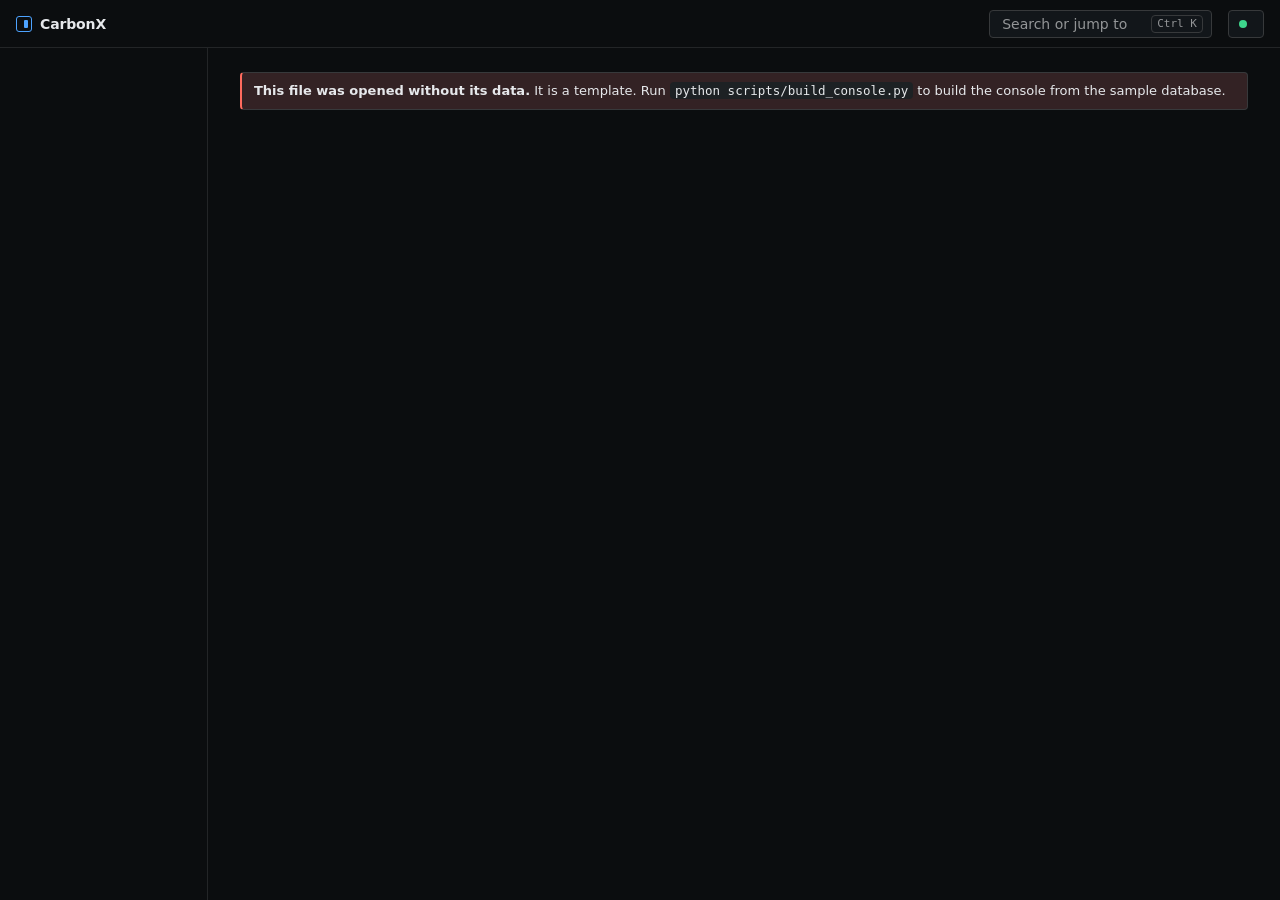
<file: frontend/console.template.html>
<!doctype html>
<html lang="en">
<head>
<meta charset="utf-8">
<meta name="viewport" content="width=device-width, initial-scale=1">
<meta name="color-scheme" content="dark">
<title>CarbonX Console</title>
<style>
/* Design tokens. Six hexes; every other tone is a mix of Ink into Canvas or Surface. */
:root {
  color-scheme: dark;
  --canvas: #0B0D0F; --surface: #12161A; --ink: #E6E8EB;
  --accent: #4DA3FF; --ok: #3DD68C; --bad: #FF6B5E;
  --muted: color-mix(in srgb, var(--ink) 62%, var(--canvas));   /* text, 6.1:1 on Surface */
  --faint: color-mix(in srgb, var(--ink) 45%, var(--canvas));   /* hairlines and marks only */
  --rule: color-mix(in srgb, var(--ink) 11%, var(--canvas));
  --rule-2: color-mix(in srgb, var(--ink) 20%, var(--canvas));
  --raise: color-mix(in srgb, var(--ink) 5%, var(--surface));
  --accent-soft: color-mix(in srgb, var(--accent) 13%, var(--surface));
  --ok-soft: color-mix(in srgb, var(--ok) 13%, var(--surface));
  --bad-soft: color-mix(in srgb, var(--bad) 14%, var(--surface));
  --r: 4px; --bar: 48px; --rail: 208px;
  --sans: "Segoe UI Variable Text", "Segoe UI", system-ui, -apple-system, "Helvetica Neue", Arial, sans-serif;
  --mono: "Cascadia Mono", "Cascadia Code", ui-monospace, "SF Mono", Menlo, Consolas, monospace;
}
* { box-sizing: border-box; }
html { scroll-padding-top: 64px; }
body { margin: 0; background: var(--canvas); color: var(--ink); font: 14px/20px var(--sans);
       -webkit-font-smoothing: antialiased; font-variant-numeric: tabular-nums; }
button { font: inherit; color: inherit; }
a { color: var(--accent); text-underline-offset: 3px; }
:focus-visible { outline: 2px solid var(--accent); outline-offset: 2px; border-radius: var(--r); }
::selection { background: color-mix(in srgb, var(--accent) 35%, transparent); }
.mono, code, kbd, .n { font-family: var(--mono); font-variant-numeric: tabular-nums; }
code { font-size: 12.5px; background: var(--raise); padding: 1px 5px; border-radius: var(--r); overflow-wrap: anywhere; }
kbd { font-size: 11px; line-height: 16px; border: 1px solid var(--rule-2); border-radius: var(--r); padding: 0 5px; color: var(--muted); }
.muted { color: var(--muted); } .small { font-size: 12px; line-height: 16px; }
.ok { color: var(--ok); } .bad { color: var(--bad); } .acc { color: var(--accent); }
.sr { position: absolute; width: 1px; height: 1px; overflow: hidden; clip: rect(0 0 0 0); white-space: nowrap; }
.skip { position: absolute; left: 8px; top: -48px; background: var(--accent); color: var(--canvas); padding: 8px 12px;
        border-radius: var(--r); z-index: 100; font-weight: 600; }
.skip:focus { top: 8px; }
[hidden] { display: none !important; }

/* Shell */
.bar { position: sticky; top: 0; z-index: 30; height: var(--bar); display: flex; align-items: center; gap: 16px;
       padding: 0 16px; background: var(--canvas); border-bottom: 1px solid var(--rule); }
.brand { display: flex; align-items: center; gap: 8px; font-weight: 600; letter-spacing: -0.01em; color: var(--ink); text-decoration: none; }
.mark { width: 16px; height: 16px; border: 1.5px solid var(--accent); border-radius: 3px; position: relative; }
.mark::after { content: ""; position: absolute; inset: 3px 3px 3px 7px; background: var(--accent); border-radius: 1px; }
.org { color: var(--muted); font-size: 13px; white-space: nowrap; overflow: hidden; text-overflow: ellipsis; min-width: 0; }
.spacer { flex: 1; }
.find { display: flex; align-items: center; gap: 24px; height: 28px; padding: 0 8px 0 12px; background: var(--surface);
        border: 1px solid var(--rule-2); border-radius: var(--r); color: var(--muted); cursor: pointer; min-width: 220px; justify-content: space-between; }
.find:hover { border-color: var(--faint); color: var(--ink); }
.chip { display: inline-flex; align-items: center; gap: 6px; height: 28px; padding: 0 10px; border: 1px solid var(--rule-2);
        border-radius: var(--r); background: var(--surface); cursor: pointer; font-size: 12px; white-space: nowrap; }
.chip:hover { border-color: var(--faint); }
.dot { width: 8px; height: 8px; border-radius: 50%; background: var(--ok); }
.dot.bad { background: var(--bad); }
.shell { display: grid; grid-template-columns: var(--rail) minmax(0, 1fr); min-height: calc(100dvh - var(--bar)); }
.rail { position: sticky; top: var(--bar); align-self: start; height: calc(100dvh - var(--bar)); padding: 12px 8px;
        border-right: 1px solid var(--rule); display: flex; flex-direction: column; gap: 2px; overflow-y: auto; }
.rail a { display: flex; align-items: center; justify-content: space-between; height: 32px; padding: 0 8px 0 12px; border-radius: var(--r);
          color: var(--muted); text-decoration: none; transition: background-color .12s, color .12s; }
.rail a:hover { background: var(--raise); color: var(--ink); }
.rail a[aria-current="page"] { background: var(--accent-soft); color: var(--ink); box-shadow: inset 2px 0 0 var(--accent); }
.rail .count { font: 12px var(--mono); color: var(--muted); }
.rail .note { margin-top: auto; padding: 12px; color: var(--muted); font-size: 12px; line-height: 16px; border-top: 1px solid var(--rule); }
main { min-width: 0; padding: 24px 32px 64px; max-width: 1320px; width: 100%; }
main:focus { outline: none; }
.view { animation: rise .18s ease both; }
@keyframes rise { from { opacity: 0; transform: translateY(4px); } }
.head { display: flex; align-items: flex-end; justify-content: space-between; gap: 16px; flex-wrap: wrap; margin-bottom: 16px; }
h1 { margin: 0; font: 600 22px/28px var(--sans); letter-spacing: -0.02em; }
h2 { margin: 0; font: 600 13px/20px var(--sans); }
h3 { margin: 0 0 8px; font: 600 13px/20px var(--sans); }
.lede { color: var(--muted); margin: 4px 0 0; max-width: 72ch; }
.tag { display: inline-flex; align-items: center; height: 20px; padding: 0 6px; border: 1px solid var(--rule-2); border-radius: var(--r);
       font-size: 12px; color: var(--muted); white-space: nowrap; }
.tag.ok { color: var(--ok); border-color: color-mix(in srgb, var(--ok) 40%, var(--canvas)); background: var(--ok-soft); }
.tag.bad { color: var(--bad); border-color: color-mix(in srgb, var(--bad) 40%, var(--canvas)); background: var(--bad-soft); }
.tag.acc { color: var(--accent); border-color: color-mix(in srgb, var(--accent) 40%, var(--canvas)); background: var(--accent-soft); }

/* Panels and tables */
.panel { background: var(--surface); border: 1px solid var(--rule); border-radius: var(--r); box-shadow: inset 0 1px 0 rgb(255 255 255 / .03); min-width: 0; }
.panel > header { display: flex; align-items: center; justify-content: space-between; gap: 12px; min-height: 40px; padding: 8px 16px; border-bottom: 1px solid var(--rule); }
.pad { padding: 16px; }
.grid2 { display: grid; grid-template-columns: repeat(2, minmax(0, 1fr)); gap: 16px; margin-top: 16px; }
.stack > * + * { margin-top: 16px; }
.kpis { display: grid; grid-template-columns: repeat(4, minmax(0, 1fr)); background: var(--surface); border: 1px solid var(--rule);
        border-radius: var(--r); box-shadow: inset 0 1px 0 rgb(255 255 255 / .03); }
.kpi { padding: 16px 20px; min-width: 0; } .kpi + .kpi { border-left: 1px solid var(--rule); }
.kpi .k { color: var(--muted); font-size: 12px; }
.kpi .v { font: 500 30px/40px var(--mono); letter-spacing: -0.03em; margin-top: 2px; white-space: nowrap; }
.kpi .v small { font-size: 15px; color: var(--muted); letter-spacing: 0; }
.kpi .d { font-size: 12px; line-height: 16px; color: var(--muted); margin-top: 2px; }
.scroll { overflow: auto; max-width: 100%; }
table { width: 100%; border-collapse: collapse; }
th { position: sticky; top: 0; z-index: 1; background: var(--surface); text-align: left; font-weight: 500; font-size: 12px; color: var(--muted);
     height: 32px; padding: 0 12px; border-bottom: 1px solid var(--rule-2); white-space: nowrap; }
td { height: 32px; padding: 4px 12px; border-bottom: 1px solid var(--rule); vertical-align: middle; white-space: nowrap; }
td.wrap { white-space: normal; }
tr:last-child td { border-bottom: 0; }
th.n, td.n { text-align: right; }
tbody tr { transition: background-color .1s; }
tbody tr[data-calc], tbody tr[data-open] { cursor: pointer; }
tbody tr:hover { background: var(--raise); }
tbody tr[aria-current="true"] { background: var(--accent-soft); }
tfoot td { border-top: 1px solid var(--rule-2); border-bottom: 0; color: var(--muted); }
.sortbtn { all: unset; cursor: pointer; display: inline-flex; gap: 4px; align-items: center; height: 32px; }
.sortbtn:focus-visible { outline: 2px solid var(--accent); outline-offset: 2px; }
.sortbtn::after { content: ""; border: 3.5px solid transparent; border-top-color: var(--faint); margin-top: 3px; opacity: 0; }
th[aria-sort] .sortbtn::after { opacity: 1; }
th[aria-sort="ascending"] .sortbtn::after { transform: rotate(180deg); margin-top: -3px; }
.rowlink { all: unset; cursor: pointer; font-family: var(--mono); }
.rowlink:hover { color: var(--accent); }
.rowlink:focus-visible { outline: 2px solid var(--accent); outline-offset: 2px; border-radius: var(--r); }
.empty { padding: 32px 16px; text-align: center; color: var(--muted); }
.empty strong { display: block; color: var(--ink); margin-bottom: 4px; }

/* Controls */
.btn { display: inline-flex; align-items: center; justify-content: center; gap: 8px; height: 28px; padding: 0 12px; border-radius: var(--r);
       border: 1px solid var(--rule-2); background: var(--surface); cursor: pointer; white-space: nowrap;
       transition: background-color .12s, border-color .12s, transform .06s; }
.btn:hover { background: var(--raise); border-color: var(--faint); }
.btn:active { transform: translateY(1px); }
.btn.primary { background: var(--accent); color: var(--canvas); border-color: var(--accent); font-weight: 600; }
.btn.primary:hover { background: color-mix(in srgb, var(--accent) 88%, var(--ink)); }
.btn.quiet { border-color: transparent; background: transparent; color: var(--muted); }
.btn.quiet:hover { color: var(--ink); background: var(--raise); }
.btn[disabled] { opacity: .5; cursor: not-allowed; transform: none; }
.seg { display: inline-flex; border: 1px solid var(--rule-2); border-radius: var(--r); overflow: hidden; background: var(--surface); }
.seg button { all: unset; box-sizing: border-box; cursor: pointer; height: 26px; padding: 0 10px; font-size: 13px; color: var(--muted);
              display: inline-flex; align-items: center; white-space: nowrap; }
.seg button + button { border-left: 1px solid var(--rule); }
.seg button:hover { color: var(--ink); background: var(--raise); }
.seg button[aria-pressed="true"], .seg button[aria-checked="true"] { background: var(--accent-soft); color: var(--ink); box-shadow: inset 0 -2px 0 var(--accent); }
.seg button:focus-visible { outline: 2px solid var(--accent); outline-offset: -2px; }
input, select, textarea { font: inherit; color: var(--ink); background: var(--canvas); border: 1px solid var(--rule-2); border-radius: var(--r);
                          height: 28px; padding: 0 8px; min-width: 0; }
textarea { height: auto; padding: 6px 8px; resize: vertical; width: 100%; }
input:hover, select:hover, textarea:hover { border-color: var(--faint); }
input::placeholder, textarea::placeholder { color: var(--muted); }
label { font-size: 12px; color: var(--muted); display: block; margin-bottom: 4px; }
.tools { display: flex; flex-wrap: wrap; gap: 12px; align-items: flex-end; padding: 12px 16px; border-bottom: 1px solid var(--rule); }
.tools .grow { flex: 1; min-width: 160px; }
.field { min-width: 0; }
.field input, .field select { width: 100%; }
input[type=range] { accent-color: var(--accent); height: 20px; padding: 0; border: 0; background: none; }
.row { display: flex; gap: 12px; align-items: center; flex-wrap: wrap; }
.msg { font-size: 13px; margin-top: 8px; }
.notice { border: 1px solid var(--rule-2); border-left: 2px solid var(--accent); background: var(--accent-soft); padding: 8px 12px; border-radius: var(--r); font-size: 13px; }
.notice.warn { border-left-color: var(--bad); background: var(--bad-soft); }
.notice.good { border-left-color: var(--ok); background: var(--ok-soft); }

/* Key-value, hashes */
dl.kv { display: grid; grid-template-columns: 132px minmax(0, 1fr); gap: 6px 12px; margin: 0; font-size: 13px; }
dl.kv dt { color: var(--muted); } dl.kv dd { margin: 0; overflow-wrap: anywhere; min-width: 0; }
.hash { display: flex; align-items: center; gap: 8px; font: 12px/16px var(--mono); overflow-wrap: anywhere; }
.copy { all: unset; cursor: pointer; font-size: 12px; color: var(--muted); padding: 2px 6px; border: 1px solid var(--rule-2); border-radius: var(--r); white-space: nowrap; }
.copy:hover { color: var(--ink); border-color: var(--faint); } .copy:focus-visible { outline: 2px solid var(--accent); outline-offset: 2px; }
pre { margin: 0; padding: 12px; background: var(--canvas); border: 1px solid var(--rule); border-radius: var(--r); overflow: auto; font: 12px/18px var(--mono); }
.diff-a { color: var(--bad); } .diff-b { color: var(--ok); }

/* Drawer */
.drawer { position: fixed; z-index: 40; top: var(--bar); right: 0; bottom: 0; width: min(480px, 100vw); background: var(--surface);
          border-left: 1px solid var(--rule-2); transform: translateX(100%); visibility: hidden;
          transition: transform .18s ease, visibility 0s .18s; display: flex; flex-direction: column; }
.drawer.open { transform: none; visibility: visible; transition: transform .18s ease; box-shadow: -24px 0 48px rgb(0 0 0 / .35); }
.drawer > header { display: flex; align-items: flex-start; justify-content: space-between; gap: 12px; padding: 16px; border-bottom: 1px solid var(--rule); }
.drawer .body { overflow: auto; flex: 1; }
.drawer section { padding: 16px; border-bottom: 1px solid var(--rule); }
.drawer section:last-child { border-bottom: 0; }
.drawer h2 { margin-bottom: 12px; }
.step { position: relative; padding-left: 16px; }
.step::before { content: ""; position: absolute; left: 0; top: 4px; bottom: 4px; width: 2px; background: var(--rule-2); border-radius: 1px; }
.step.now::before { background: var(--accent); }

/* Dialogs */
dialog { color: var(--ink); background: var(--surface); border: 1px solid var(--rule-2); border-radius: var(--r); padding: 0; width: min(520px, calc(100vw - 32px)); }
dialog::backdrop { background: rgb(5 6 8 / .65); }
dialog .dhead { padding: 16px 16px 0; } dialog .dbody { padding: 12px 16px 16px; } dialog .dfoot { display: flex; justify-content: flex-end; gap: 8px; padding: 12px 16px; border-top: 1px solid var(--rule); }
#palette { width: min(560px, calc(100vw - 32px)); margin-top: 14vh; }
#palette input { width: 100%; height: 44px; border: 0; border-bottom: 1px solid var(--rule); border-radius: 0; padding: 0 16px; font-size: 15px; background: transparent; }
#palette input:focus-visible { outline: none; }
#palette ul { list-style: none; margin: 0; padding: 4px; max-height: 320px; overflow: auto; }
#palette li { display: flex; justify-content: space-between; gap: 12px; align-items: center; height: 32px; padding: 0 12px; border-radius: var(--r); cursor: pointer; }
#palette li[aria-selected="true"] { background: var(--accent-soft); box-shadow: inset 2px 0 0 var(--accent); }
#palette .none { padding: 16px; color: var(--muted); }

/* Charts */
.chart { position: relative; } .chart svg { display: block; width: 100%; height: auto; }
.tip { position: absolute; pointer-events: none; background: var(--canvas); border: 1px solid var(--rule-2); border-radius: var(--r);
       padding: 6px 8px; font-size: 12px; line-height: 16px; white-space: nowrap; transform: translate(-50%, calc(-100% - 10px)); z-index: 2; }
.strip { display: grid; grid-template-columns: 148px minmax(0, 1fr) 112px 72px; gap: 8px 12px; align-items: center; }
.track { position: relative; height: 24px; border-bottom: 1px solid var(--rule); }
.track i { position: absolute; top: 6px; width: 12px; height: 12px; margin-left: -6px; border-radius: 50%; background: var(--faint); border: 2px solid var(--surface); box-sizing: content-box; }
.track i.sel { background: var(--accent); }
.bandbar { position: relative; height: 28px; background: var(--canvas); border: 1px solid var(--rule); border-radius: var(--r); }
.bandbar b { position: absolute; top: 5px; bottom: 5px; background: var(--accent-soft); border: 1px solid var(--accent); border-radius: 2px; }
.bandbar i { position: absolute; top: 0; bottom: 0; width: 2px; background: var(--ink); }
.legend { display: flex; gap: 16px; flex-wrap: wrap; color: var(--muted); font-size: 12px; }

footer.page { margin-top: 32px; padding-top: 16px; border-top: 1px solid var(--rule); color: var(--muted); font-size: 12px; line-height: 16px; max-width: 90ch; }

@media (max-width: 1100px) { .kpis { grid-template-columns: repeat(2, minmax(0, 1fr)); } .kpi:nth-child(3) { border-left: 0; } .kpi:nth-child(n+3) { border-top: 1px solid var(--rule); }
                              .grid2 { grid-template-columns: 1fr; } }
@media (max-width: 900px) {
  .shell { grid-template-columns: 1fr; }
  .rail { position: static; height: auto; flex-direction: row; overflow-x: auto; padding: 8px; border-right: 0; border-bottom: 1px solid var(--rule); gap: 4px; }
  .rail a { flex: 0 0 auto; gap: 8px; } .rail .note, .rail kbd { display: none; }
  main { padding: 16px 16px 48px; } .org, .find span.hint { display: none; } .find { min-width: 0; gap: 8px; }
  .strip { grid-template-columns: 112px minmax(0, 1fr) 84px; } .strip .delta { display: none; }
  dl.kv { grid-template-columns: 104px minmax(0, 1fr); }
}
@media (max-width: 560px) {
  .chart { overflow-x: auto; } .chart svg { min-width: 600px; }
  .find kbd { display: none; } .find span.hint { display: inline; font-size: 0; } .find span.hint::after { content: "Search"; font-size: 13px; }
  .kpis { grid-template-columns: minmax(0, 1fr); } .kpi + .kpi, .kpi:nth-child(3) { border-left: 0; border-top: 1px solid var(--rule); }
}
@media (prefers-reduced-motion: reduce) { *, *::before, *::after { animation: none !important; transition: none !important; } }
</style>
</head>
<body>
<a class="skip" href="#main">Skip to content</a>
<header class="bar">
  <a class="brand" href="#/overview" aria-label="CarbonX, overview"><span class="mark" aria-hidden="true"></span>CarbonX</a>
  <span class="org" id="org"></span>
  <span class="spacer"></span>
  <button class="find" id="find" type="button" aria-haspopup="dialog" aria-label="Search and commands"><span class="hint">Search or jump to</span><kbd>Ctrl K</kbd></button>
  <button class="chip" id="chain-chip" type="button" aria-label="Audit chain status"><span class="dot" id="chain-dot"></span><span id="chain-text"></span></button>
</header>
<div class="shell">
  <nav class="rail" aria-label="Sections" id="rail"></nav>
  <main id="main" tabindex="-1"></main>
</div>

<aside class="drawer" id="drawer" role="dialog" aria-modal="false" aria-labelledby="drawer-title" aria-hidden="true">
  <header><div><div class="small muted" id="drawer-kicker"></div><h2 id="drawer-title" tabindex="-1" style="font-size:16px;line-height:24px"></h2></div>
    <button class="btn quiet" id="drawer-close" type="button" aria-label="Close provenance">Close <kbd>Esc</kbd></button></header>
  <div class="body" id="drawer-body"></div>
</aside>

<dialog id="palette" aria-label="Command palette">
  <input id="palette-input" type="text" placeholder="Search sections, figures and actions" autocomplete="off" role="combobox" aria-expanded="true" aria-controls="palette-list" aria-autocomplete="list">
  <ul id="palette-list" role="listbox" aria-label="Results"></ul>
</dialog>

<dialog id="correct" aria-labelledby="correct-title">
  <form method="dialog" id="correct-form">
    <div class="dhead"><h2 id="correct-title" style="font-size:16px;line-height:24px">Correct an activity</h2>
      <p class="muted" style="margin:4px 0 0">On the workbench this closes the old row and writes a new one, with your reason in the audit trail. Here it is a preview: this file has no database, so nothing is stored.</p></div>
    <div class="dbody stack" id="correct-body"></div>
    <div class="dfoot"><button class="btn" value="cancel" formnovalidate>Cancel</button><button class="btn primary" id="correct-apply" value="apply">Show the effect</button></div>
  </form>
</dialog>

<noscript><p style="padding:24px">The console needs JavaScript. It has no server and loads nothing from the network.</p></noscript>
<script id="data" type="application/json">__DATA__</script>
<script>
"use strict";
const $ = (s, r = document) => r.querySelector(s);
const $$ = (s, r = document) => [...r.querySelectorAll(s)];
const esc = (v) => String(v ?? "").replace(/[&<>"']/g, (c) => ({"&": "&amp;", "<": "&lt;", ">": "&gt;", '"': "&quot;", "'": "&#39;"}[c]));

/* ==== PURE LOGIC START ==== (no DOM: tested against the Python engine by tests/test_console.py) */
const TEN6 = 1000000n, TEN9 = 1000000000n;
function parseDec(s, places) {                       // "837.43" -> 837430000n at 6 places; no rounding, extra digits are an error
  const m = /^(-?)(\d+)(?:\.(\d*))?$/.exec(String(s).trim());
  if (!m) throw new Error("not a decimal number: " + s);
  const frac = m[3] || "";
  if (frac.replace(/0+$/, "").length > places) throw new Error("more than " + places + " decimal places: " + s);
  const v = BigInt(m[2]) * 10n ** BigInt(places) + BigInt((frac + "0".repeat(places)).slice(0, places));
  return m[1] ? -v : v;
}
function formatScaled(v, places) {                   // inverse of parseDec
  const neg = v < 0n, a = neg ? -v : v, p = 10n ** BigInt(places);
  return (neg ? "-" : "") + (a / p) + (places ? "." + String(a % p).padStart(places, "0") : "");
}
function floorDiv(n, d) { let q = n / d; if (n % d !== 0n && (n < 0n) !== (d < 0n)) q -= 1n; return q; }
function roundHalfEven(n, d) {                       // d > 0; the rounding the engine uses (Python round on a Fraction)
  let q = floorDiv(n, d); const twice = 2n * (n - q * d);
  if (twice > d || (twice === d && q % 2n !== 0n)) q += 1n;
  return q;
}
/* Emissions, exactly as the engine computes them, from the stored quantity and factor. */
function emissionsScaled(row, quantityStr) {
  const q = parseDec(quantityStr, 6), f = parseDec(row.factor.value, 9);
  if (row.type === "grid_electricity") {
    if (row.unit !== "kWh" || row.factor.unit !== "tCO2/MWh") throw new Error("unsupported units");
    return roundHalfEven(q * f, 10n ** 12n);          // kWh / 1000 -> MWh, times tCO2/MWh
  }
  if (row.unit !== "t" || row.ncv_unit !== "GJ/t" || row.factor.unit !== "tCO2e/TJ") throw new Error("unsupported units");
  return roundHalfEven(q * parseDec(row.ncv, 6) * parseDec(row.oxidation, 6) * f, 10n ** 24n);   // t x GJ/t / 1000 -> TJ
}
async function sha256Hex(text) {
  const d = await crypto.subtle.digest("SHA-256", new TextEncoder().encode(text));
  return [...new Uint8Array(d)].map((b) => b.toString(16).padStart(2, "0")).join("");
}
/* Audit sampling by size: the same arithmetic as src/carbonx/sampling/pps.py. */
function confidenceFactor(conf, errors = 0) {        // Poisson mean with P(X <= errors) = 1 - conf
  const cdf = (m) => { let t = Math.exp(-m), s = t; for (let k = 1; k <= errors; k++) { t *= m / k; s += t; } return s; };
  let lo = 0, hi = 10 + 10 * errors;
  for (let i = 0; i < 80; i++) { const mid = (lo + hi) / 2; if (cdf(mid) > 1 - conf) lo = mid; else hi = mid; }
  return (lo + hi) / 2;
}
function doubleToRational(x) {                       // exact value of a double, as [numerator, denominator]
  const dv = new DataView(new ArrayBuffer(8)); dv.setFloat64(0, x);
  const bits = dv.getBigUint64(0), e = Number((bits >> 52n) & 0x7ffn); let m = bits & ((1n << 52n) - 1n);
  if (e === 0) return [m, 1n << 1074n];
  m |= 1n << 52n; const x2 = e - 1075;
  return x2 >= 0 ? [m << BigInt(x2), 1n] : [m, 1n << BigInt(-x2)];
}
function intervalFor(totalScaled, pctStr, conf) {    // J = tolerable / factor, floored to six places
  const m = /^(\d+)(?:\.(\d+))?$/.exec(String(pctStr).trim());
  if (!m) throw new Error("tolerable misstatement must be a positive number");
  const pd = 10n ** BigInt((m[2] || "").length), pn = BigInt(m[1] + (m[2] || ""));
  const [fn, fd] = doubleToRational(confidenceFactor(conf));
  const j = floorDiv(totalScaled * pn * fd, pd * 100n * fn);
  if (j <= 0n) throw new Error("the tolerable misstatement is too small to sample against");
  return j;
}
async function seedFraction(seed) { return BigInt("0x" + await sha256Hex(seed)) % TEN9; }
function selectLines(items, jScaled, h9) {           // items: [{key, value (BigInt, 6dp), reason|null}]
  items = [...items].sort((a, b) => a.key - b.key);
  const certain = new Map();
  for (const it of items) if (it.reason || it.value >= jScaled) certain.set(it.key, it.reason || "at least one sampling interval in size");
  let point = h9 * jScaled, running = 0n; const step = jScaled * TEN9, sampled = [];
  for (const it of items) {
    if (certain.has(it.key)) continue;
    running += it.value * TEN9;
    if (point < running) { sampled.push(it.key); point += step; }
  }
  return {certain: [...certain].sort((a, b) => a[0] - b[0]), sampled};
}
function evaluateSample(results, interval, conf, tolerable) {   // results: [{stratum, book, audited|null}], numbers in tCO2e
  const tested = results.filter((r) => r.audited !== null);
  const certain = tested.filter((r) => r.stratum === "certain");
  const taints = tested.filter((r) => r.stratum === "sampled" && r.book).map((r) => (r.book - r.audited) / r.book);
  const stringer = (ts) => {
    ts = ts.filter((t) => t > 0).map((t) => Math.min(t, 1)).sort((a, b) => b - a);
    let bound = confidenceFactor(conf, 0);
    ts.forEach((t, i) => { bound += (confidenceFactor(conf, i + 1) - confidenceFactor(conf, i)) * t; });
    return bound * interval;
  };
  const sum = (xs) => xs.reduce((a, b) => a + b, 0);
  const over = sum(certain.map((r) => Math.max(r.book - r.audited, 0))), under = sum(certain.map((r) => Math.max(r.audited - r.book, 0)));
  const out = {tested: tested.length, selected: results.length,
    projected: sum(certain.map((r) => r.book - r.audited)) + interval * sum(taints),
    upperOver: over + stringer(taints), upperUnder: under + stringer(taints.map((t) => -t))};
  out.complete = out.tested === out.selected;
  out.within = out.complete && out.upperOver <= tolerable && out.upperUnder <= tolerable;
  return out;
}
/* Materiality arithmetic, as in scripts/rq1_materiality.py and rq3_compliance.py:
   a factor change of d percent moves a total by s*d/100 when grid electricity is s percent of the target basis. */
const fixed = (x, n) => {            // like Python's format(x, ".nf"): an exact tie goes to the even digit, where toFixed rounds up
  const ax = Math.abs(x), t = ax * 2 ** (n + 1);          // only dyadic values can tie, and then t is an odd integer
  if (Number.isInteger(t) && t % 2 === 1) { const lo = Math.floor(ax * 10 ** n), k = lo % 2 === 0 ? lo : lo + 1; return (x < 0 ? "-" : "") + (k / 10 ** n).toFixed(n); }
  return x.toFixed(n);
};
const effectPct = (s, d) => s * Math.abs(d) / 100;
const shareNeeded = (d, threshold) => d === 0 ? "never" : (threshold / Math.abs(d) > 1 ? "never (would need >100%)" : `${(100 * threshold / Math.abs(d)).toFixed(0)}%`);
const reductionShown = (s, d) => -s * d / 100 + 0.0;
const reductionNeeded = (d, target) => d >= 0 ? "never (no apparent reduction)" : (target / -d > 1 ? "never (would need >100%)" : `${(100 * target / -d).toFixed(0)}%`);
/* ==== PURE LOGIC END ==== */

let DATA = null;
try { DATA = JSON.parse($("#data").textContent); } catch (e) { DATA = null; }
if (!DATA) {
  $("#main").innerHTML = '<div class="notice warn"><strong>This file was opened without its data.</strong> It is a template. Run <code>python scripts/build_console.py</code> to build the console from the sample database.</div>';
  throw new Error("no data");
}

const POLICIES = DATA.policies.map((p) => p.code);
const byId = (id) => DATA.reports.find((r) => r.id === id);
const latest = (policy) => [...DATA.reports].reverse().find((r) => r.policy === policy);
const lineOf = (calc) => DATA.ledger.find((r) => r.calc_id === calc);
const grp = (s) => { const [i, f] = String(s).split("."); return i.replace(/\B(?=(\d{3})+(?!\d))/g, ",") + (f ? "." + f : ""); };
const split = (s) => { const [i, f] = grp(s).split("."); return f === undefined ? esc(i) : esc(i) + "<small>." + esc(f) + "</small>"; };
const dp = (s, n) => {                               // round a decimal string to n places, half-even, like the engine
  if (s == null) return "-";
  const str = String(s), fl = (str.split(".")[1] || "").length, places = Math.max(fl, n), v = parseDec(str, places);
  return grp(formatScaled(places > n ? roundHalfEven(v, 10n ** BigInt(places - n)) : v, n));
};
const pct = (a, b) => { const v = (Number(a) / Number(b) - 1) * 100; return (v > 0 ? "+" : "") + v.toFixed(2) + "%"; };
const when = (t) => new Date(t).toLocaleString("en-GB", {dateStyle: "medium", timeStyle: "short", timeZone: "Asia/Kolkata"}) + " IST";
const hshort = (h, n = 12) => esc(String(h).slice(0, n));
const monthOf = (d) => new Date(d + "T00:00:00Z").toLocaleString("en-GB", {month: "short", year: "numeric", timeZone: "UTC"});
const typeName = (t) => t === "grid_electricity" ? "Grid electricity" : t.startsWith("fuel.") ? t.slice(5).replace(/_/g, " ").replace(/^./, (c) => c.toUpperCase()) : t;
const policyTag = (p) => `<span class="mono" style="font-size:12px">${esc(p)}</span>`;
const hasSubtle = !!(window.crypto && crypto.subtle);

const S = {
  view: "overview", policy: "VINTAGE_MATCHED", selected: null,
  ledger: {scope: "all", evidence: "all", q: "", sort: {key: "period", dir: 1}},
  verified: {}, previews: {},
  reg: {key: DATA.registry.series[0].key, year: null, ranges: true, hover: null},
  rep: {a: 2, b: 6, detail: 6, verifyPick: 2},
  samp: {report: latest("VINTAGE_MATCHED").id, conf: "0.95", tol: String(Number(DATA.sampling.tolerable_pct)), nonce: DATA.sampling.nonce, results: {}, run: null},
  mat: {s: 30, baseline: DATA.materiality.default_baseline},
  audit: {events: JSON.parse(JSON.stringify(DATA.audit.window)), pick: null, mode: "contents", result: null, tampered: false},
};
S.audit.pick = S.audit.events.find((e) => e.reason)?.id ?? S.audit.events[0].id;

/* ---------- shell ---------- */
const VIEWS = [["overview", "Overview", ""], ["ledger", "Ledger", String(DATA.ledger.length)], ["reports", "Reports", String(DATA.reports.length)],
               ["registry", "Factor registry", ""], ["materiality", "Materiality", ""], ["forecast", "Forecast", ""], ["sampling", "Sampling", ""], ["audit", "Audit trail", String(DATA.audit.total_events)]];
$("#org").textContent = DATA.meta.org;
$("#rail").innerHTML = VIEWS.map(([id, label, n], i) => `<a href="#/${id}" data-view="${id}">${label}<span class="count">${n}</span></a>`).join("")
  + `<div class="note">Research prototype. Decision support for accredited verifiers; it does not verify emissions or issue assurance. All plant data is synthetic.</div>`;
$("#chain-dot").classList.toggle("bad", !DATA.audit.chain_intact);
$("#chain-text").textContent = DATA.audit.chain_intact ? "Audit chain consistent" : "Audit chain broken";
$("#chain-chip").onclick = () => go("audit");
$("#find").onclick = () => openPalette();

function go(view) {                                  // synchronous: callers may act on the rendered view straight away
  if (location.hash !== "#/" + view) history.pushState(null, "", "#/" + view);
  route(true);
}
function route(focus) {
  const v = (location.hash.match(/^#\/([a-z]+)/) || [])[1];
  S.view = VIEWS.some(([id]) => id === v) ? v : "overview";
  $$("#rail a").forEach((a) => { if (a.dataset.view === S.view) a.setAttribute("aria-current", "page"); else a.removeAttribute("aria-current"); });
  document.title = (VIEWS.find(([id]) => id === S.view)[1]) + " | CarbonX Console";
  closeDrawer(true); render();
  if (focus) $("h1", $("#main"))?.focus();
}
window.addEventListener("hashchange", () => route(true));

function render() {
  const view = {overview: renderOverview, ledger: renderLedger, reports: renderReports, registry: renderRegistry, materiality: renderMateriality, forecast: renderForecast, sampling: renderSampling, audit: renderAudit}[S.view];
  $("#main").innerHTML = `<div class="view">${view()}</div>` + pageFooter();
  ({overview: bindOverview, ledger: bindLedger, reports: bindReports, registry: bindRegistry, materiality: bindMateriality, forecast: bindForecast, sampling: bindSampling, audit: bindAudit})[S.view]();
  $$("h1", $("#main")).forEach((h) => h.setAttribute("tabindex", "-1"));
}
const pageFooter = () => `<footer class="page">Snapshot generated ${esc(when(DATA.meta.generated_at))} by <code>scripts/build_console.py</code> from the sample database
  (${esc(DATA.meta.database)}) and the CEA registry (23 versions). Engine <code>${esc(DATA.meta.engine_version)}</code>. This file loads nothing from the network.
  The organisation, bills and quantities are synthetic. CarbonX is not accredited and issues no assurance opinions.</footer>`;

async function copyText(text, btn) {
  try { await navigator.clipboard.writeText(text); btn.textContent = "Copied"; } catch { btn.textContent = "Select and copy"; }
  setTimeout(() => { btn.textContent = "Copy"; }, 1400);
}
document.addEventListener("click", (ev) => {
  const c = ev.target.closest("[data-copy]"); if (c) copyText(c.dataset.copy, c);
});
const hashBlock = (h) => `<div class="hash"><span>${esc(h)}</span><button class="copy" type="button" data-copy="${esc(h)}" aria-label="Copy hash">Copy</button></div>`;

/* ---------- overview ---------- */
function exceptionRows() {
  return DATA.exceptions.map((e) => `<tr ${e.activity_id ? `data-act="${e.activity_id}" ` : ""}><td><span class="tag ${e.severity === "high" ? "bad" : ""}">${esc(e.severity)}</span></td>
    <td class="mono small">${esc(e.kind)}</td><td class="wrap">${esc(e.detail)}</td></tr>`).join("");
}
function renderOverview() {
  const rep = latest(S.policy), base = latest("VINTAGE_MATCHED"), docs = DATA.ledger.filter((r) => r.doc).length;
  const sev = DATA.exceptions.reduce((m, e) => (m[e.severity] = (m[e.severity] || 0) + 1, m), {});
  const totals = POLICIES.map((p) => ({p, r: latest(p)})), lo = Math.min(...totals.map((t) => +t.r.total)), hi = Math.max(...totals.map((t) => +t.r.total));
  const a = lo - (hi - lo) * 0.1, b = hi + (hi - lo) * 0.1, at = (v) => ((v - a) / (b - a)) * 100;
  const picks = DATA.reports.map((r) => `<option value="${r.id}" ${r.id === S.rep.verifyPick ? "selected" : ""}>#${r.id} ${esc(r.policy)}, ${esc(when(r.as_of))}</option>`).join("");
  return `<div class="head"><div><h1>Overview</h1><p class="lede">${esc(DATA.meta.fy)} for ${esc(DATA.meta.org)}. Scope 1 natural gas and Scope 2 grid electricity, reported under each way of choosing a CEA factor version.</p></div>
    <div class="seg" role="group" aria-label="Factor resolution policy">${POLICIES.map((p) => `<button type="button" aria-pressed="${p === S.policy}" data-policy="${p}">${esc(p)}</button>`).join("")}</div></div>
  <div class="kpis">
    <div class="kpi"><div class="k">Reported emissions, tCO2e</div><div class="v">${split(rep.total)}</div>
      <div class="d">${S.policy === "VINTAGE_MATCHED" ? `Report #${rep.id}. Scope 1 ${esc(dp(rep.scope1, 1))}, Scope 2 ${esc(dp(rep.scope2, 1))}` : `Report #${rep.id}, ${pct(rep.total, base.total)} against VINTAGE_MATCHED`}</div></div>
    <div class="kpi"><div class="k">Intensity, ${esc(rep.gei_unit)}</div><div class="v">${split(rep.gei)}</div>
      <div class="d">${esc(rep.production.quantity ? dp(rep.production.quantity, 1) : "")} ${esc(rep.production.unit)} of ${esc(rep.production.product_code.replace(/_/g, " "))}</div></div>
    <div class="kpi"><div class="k">Lines with a hashed document</div><div class="v">${esc(DATA.coverage.coverage_pct)}<small>% of tCO2e</small></div>
      <div class="d">${docs} of ${DATA.ledger.length} lines. Scope 1 gas has none</div></div>
    <div class="kpi"><div class="k">Open exceptions</div><div class="v">${DATA.exceptions.length}</div>
      <div class="d">${Object.entries(sev).map(([k, v]) => `${v} ${k}`).join(", ")}</div></div>
  </div>
  <div class="grid2">
    <section class="panel" aria-labelledby="rp-t"><header><h2 id="rp-t">Reproducibility check</h2><span class="tag">re-hashes the stored text</span></header>
      <div class="pad stack">
        <p class="muted" style="margin:0;max-width:72ch">A report records the exact text it produced and its SHA-256. Pick one, hash it again in this browser and compare. Then change a single character and see what a different hash looks like.</p>
        <div class="field"><label for="vpick">Stored report</label><select id="vpick">${picks}</select></div>
        <div class="row"><button class="btn primary" id="rehash" type="button" ${hasSubtle ? "" : "disabled"}>Re-hash the stored text</button>
          <button class="btn" id="rehash-alter" type="button" ${hasSubtle ? "" : "disabled"}>Change one digit, then re-hash</button></div>
        <div id="rehash-out" aria-live="polite"></div>
        ${hasSubtle ? "" : `<div class="notice warn">This browser exposes no <code>crypto.subtle</code> here, so hashing is unavailable.</div>`}
      </div></section>
    <section class="panel" aria-labelledby="ps-t"><header><h2 id="ps-t">One plant, four defensible totals</h2><span class="tag">latest report per policy</span></header>
      <div class="pad"><div class="strip" role="list">${totals.map(({p, r}) => `<span role="listitem" style="display:contents">
        <span class="mono small">${esc(p)}</span><div class="track" aria-hidden="true"><i class="${p === S.policy ? "sel" : ""}" style="left:${at(+r.total).toFixed(2)}%"></i></div>
        <span class="n">${esc(grp(r.total).split(".")[0])}<span class="muted">.${esc(r.total.split(".")[1].slice(0, 2))}</span></span>
        <span class="n delta ${p === "VINTAGE_MATCHED" ? "muted" : ""}">${p === "VINTAGE_MATCHED" ? "base" : pct(r.total, base.total)}</span></span>`).join("")}</div>
        <p class="muted small" style="margin:12px 0 0;max-width:72ch">Same meter readings, same plant. The axis does not start at zero. The totals differ only by which CEA version supplies the grid factor. A factor change moves an entity's intensity by its Scope 2 share times the change, so the spread above applies in full only to a plant buying all its energy as electricity.</p></div></section>
  </div>
  <section class="panel" style="margin-top:16px" aria-labelledby="ex-t"><header><h2 id="ex-t">Exceptions</h2><span class="small muted">What a verifier should look at. An empty list would not mean the figures are correct.</span></header>
    <div class="scroll" style="max-height:340px"><table><thead><tr><th>Severity</th><th>Kind</th><th>Detail</th></tr></thead><tbody id="ex-body">${exceptionRows()}</tbody></table></div></section>`;
}
function bindOverview() {
  $$("[data-policy]").forEach((b) => b.onclick = () => { S.policy = b.dataset.policy; render(); $(`[data-policy="${S.policy}"]`)?.focus(); });
  $("#vpick").onchange = (e) => { S.rep.verifyPick = +e.target.value; $("#rehash-out").innerHTML = ""; };
  const run = async (alter) => {
    const rep = byId(S.rep.verifyPick), out = $("#rehash-out");
    const text = alter ? alterOneDigit(rep.output) : rep.output, computed = await sha256Hex(text), same = computed === rep.sha256;
    if (!alter) S.verified[rep.id] = same;
    const at = alter ? text.split("").findIndex((c, i) => c !== rep.output[i]) : -1;
    out.innerHTML = `<dl class="kv"><dt>Stored</dt><dd class="mono small">${esc(rep.sha256)}</dd><dt>Computed</dt><dd class="mono small ${same ? "ok" : "bad"}">${esc(computed)}</dd>
      <dt>Text</dt><dd>${rep.output.length.toLocaleString("en-GB")} characters${alter ? `, character ${at + 1} changed from <span class="diff-a mono">${esc(rep.output[at])}</span> to <span class="diff-b mono">${esc(text[at])}</span>` : ""}</dd></dl>
      <div class="notice ${same ? "good" : "warn"}" style="margin-top:12px">${same ? `<strong>Identical.</strong> Report #${rep.id} is byte for byte what was stored.` : `<strong>Different.</strong> One character moved the hash completely, so any edit to a stored report is visible.`}
      ${alter ? "" : `<br><span class="muted">This checks the stored text against its hash. Regenerating the report from the database as of its own time is <code>python -m carbonx.engine.report --verify</code>.</span>`}</div>`;
  };
  $("#rehash").onclick = () => run(false); $("#rehash-alter").onclick = () => run(true);
  $("#ex-body").onclick = (ev) => { const r = ev.target.closest("tr[data-act]"); if (r) { const row = DATA.ledger.find((l) => l.activity_id === +r.dataset.act); if (row) openDrawer(row.calc_id); } };
}
function alterOneDigit(text) {
  const i = text.indexOf('"tco2e":"') + 9;
  return text.slice(0, i) + String((+text[i] + 1) % 10) + text.slice(i + 1);
}

/* ---------- ledger ---------- */
function figure(row, policy) {                        // the row's tCO2e under a policy, from its stored attestation
  const a = row.attestation.find((x) => x.policy === policy);
  return a && a.tco2e ? a.tco2e : null;
}
function ledgerRows() {
  const L = S.ledger, q = L.q.trim().toLowerCase();
  let rows = DATA.ledger.filter((r) => (L.scope === "all" || String(r.scope) === L.scope) && (L.evidence === "all" || (L.evidence === "yes") === !!r.doc)
    && (!q || `${typeName(r.type)} ${monthOf(r.period_start)} ${r.facility}`.toLowerCase().includes(q)));
  const key = {period: (r) => r.period_start + r.type, type: (r) => typeName(r.type), scope: (r) => r.scope, qty: (r) => +r.quantity, tco2e: (r) => +(figure(r, S.policy) || 0)}[L.sort.key];
  return rows.sort((x, y) => (key(x) > key(y) ? 1 : key(x) < key(y) ? -1 : 0) * L.sort.dir);
}
function renderLedger() {
  const L = S.ledger, rows = ledgerRows(), sum = rows.reduce((a, r) => a + (figure(r, S.policy) ? parseDec(figure(r, S.policy), 6) : 0n), 0n);
  const pv = Object.keys(S.previews).length;
  const th = (key, label, cls = "") => `<th class="${cls}" aria-sort="${L.sort.key === key ? (L.sort.dir === 1 ? "ascending" : "descending") : "none"}"><button class="sortbtn" type="button" data-sort="${key}">${label}</button></th>`;
  return `<div class="head"><div><h1>Ledger</h1><p class="lede">Every current calculation for ${esc(DATA.meta.fy)}. Select a figure to follow it back to the bill, the factor row and the audit trail.</p></div>
    <div class="field"><label for="lpolicy">Figures under policy</label><select id="lpolicy">${POLICIES.map((p) => `<option ${p === S.policy ? "selected" : ""}>${esc(p)}</option>`).join("")}</select></div></div>
  ${pv ? `<div class="notice" style="margin-bottom:12px"><strong>Preview only.</strong> ${pv} correction${pv > 1 ? "s are" : " is"} shown below and nothing is stored. Every stored report is unchanged:
    <button class="btn quiet" id="reverify" type="button" style="height:22px;padding:0 6px">re-hash them now</button><span id="reverify-out" class="small" aria-live="polite"></span> <button class="btn quiet" id="discard" type="button" style="height:22px;padding:0 6px">Discard previews</button></div>` : ""}
  <section class="panel" aria-label="Ledger">
    <div class="tools">
      <div><label id="l-scope">Scope</label><div class="seg" role="group" aria-labelledby="l-scope">${[["all", "All"], ["1", "Scope 1"], ["2", "Scope 2"]].map(([v, t]) => `<button type="button" aria-pressed="${L.scope === v}" data-scope="${v}">${t}</button>`).join("")}</div></div>
      <div><label id="l-ev">Evidence</label><div class="seg" role="group" aria-labelledby="l-ev">${[["all", "All"], ["yes", "Has document"], ["no", "No document"]].map(([v, t]) => `<button type="button" aria-pressed="${L.evidence === v}" data-ev="${v}">${t}</button>`).join("")}</div></div>
      <div class="grow field"><label for="lq">Find</label><input id="lq" type="search" value="${esc(L.q)}" placeholder="Month, activity or facility"></div>
      <button class="btn quiet" id="lclear" type="button" ${L.scope === "all" && L.evidence === "all" && !L.q ? "disabled" : ""}>Clear filters</button>
    </div>
    <div class="scroll" style="max-height:calc(100dvh - 330px);min-height:200px"><table>
      <thead><tr>${th("period", "Period")}${th("type", "Activity")}${th("scope", "Scope")}${th("qty", "Quantity", "n")}${th("tco2e", "tCO2e", "n")}<th>Evidence</th><th>Status</th></tr></thead>
      <tbody id="lbody">${rows.length ? rows.map((r) => {
        const p = S.previews[r.activity_id], f = figure(r, S.policy);
        return `<tr data-calc="${r.calc_id}" ${S.selected === r.calc_id ? 'aria-current="true"' : ""}>
          <td><button class="rowlink" type="button" data-calc-btn="${r.calc_id}" aria-label="Open provenance for ${esc(typeName(r.type))}, ${esc(monthOf(r.period_start))}">${esc(monthOf(r.period_start))}</button></td>
          <td>${esc(typeName(r.type))}</td><td><span class="tag ${r.scope === 1 ? "acc" : ""}">Scope ${r.scope}</span></td>
          <td class="n">${p ? `<span class="muted" style="text-decoration:line-through">${esc(grp(r.quantity.replace(/\.?0+$/, "")))}</span> ${esc(grp(p.quantity))}` : esc(grp(r.quantity.replace(/\.?0+$/, "")))} <span class="muted">${esc(r.unit)}</span></td>
          <td class="n" title="${esc(f)}">${p ? `<span class="muted" style="text-decoration:line-through">${esc(dp(f, 3))}</span> <span class="acc">${esc(dp(p.tco2e, 3))}</span>` : esc(dp(f, 3))}</td>
          <td>${r.doc ? `<span class="ok small">hash ok</span> <span class="mono small muted">${hshort(r.doc.sha256, 8)}</span>` : `<span class="bad small">no document</span>`}</td>
          <td>${p ? '<span class="tag acc">preview</span>' : r.corrected ? '<span class="tag">corrected</span>' : '<span class="small muted">original</span>'}</td></tr>`; }).join("")
        : `<tr><td colspan="7"><div class="empty"><strong>No lines match these filters.</strong>Clear them to see all ${DATA.ledger.length} lines.<br><br><button class="btn" id="lclear2" type="button">Clear filters</button></div></td></tr>`}</tbody>
      <tfoot><tr><td colspan="4">${rows.length} of ${DATA.ledger.length} lines, under ${esc(S.policy)}</td><td class="n" title="Sum of entries each rounded to six places">${esc(dp(formatScaled(sum, 6), 3))}</td><td colspan="2"></td></tr></tfoot>
    </table></div>
  </section>`;
}
function bindLedger() {
  const L = S.ledger, again = () => { render(); };
  $("#lpolicy").onchange = (e) => { S.policy = e.target.value; again(); $("#lpolicy").focus(); };
  $$("[data-scope]").forEach((b) => b.onclick = () => { L.scope = b.dataset.scope; again(); $(`[data-scope="${L.scope}"]`).focus(); });
  $$("[data-ev]").forEach((b) => b.onclick = () => { L.evidence = b.dataset.ev; again(); $(`[data-ev="${L.evidence}"]`).focus(); });
  $("#lq").oninput = (e) => { L.q = e.target.value; const pos = e.target.selectionStart; again(); const i = $("#lq"); i.focus(); i.setSelectionRange(pos, pos); };
  const clear = () => { L.scope = "all"; L.evidence = "all"; L.q = ""; again(); };
  $("#lclear").onclick = clear; $("#lclear2")?.addEventListener("click", clear);
  $$("[data-sort]").forEach((b) => b.onclick = () => { L.sort = {key: b.dataset.sort, dir: L.sort.key === b.dataset.sort ? -L.sort.dir : 1}; again(); $(`[data-sort="${L.sort.key}"]`).focus(); });
  $("#lbody").onclick = (ev) => { const r = ev.target.closest("tr[data-calc]"); if (r) openDrawer(+r.dataset.calc); };
  $("#discard")?.addEventListener("click", () => { S.previews = {}; again(); });
  $("#reverify")?.addEventListener("click", async () => {
    let ok = 0; for (const r of DATA.reports) if ((S.verified[r.id] = (await sha256Hex(r.output)) === r.sha256)) ok++;
    $("#reverify-out").innerHTML = ` <span class="${ok === DATA.reports.length ? "ok" : "bad"}">${ok} of ${DATA.reports.length} identical.</span>`;
  });
}

/* ---------- provenance drawer ---------- */
let drawerReturn = null;
function openDrawer(calc) {
  const r = lineOf(calc); if (!r) return;
  S.selected = calc; drawerReturn = document.activeElement;
  const f = r.factor, d = r.doc, p = S.previews[r.activity_id];
  $("#drawer-kicker").textContent = `Calculation ${r.calc_id}, ${r.policy}`;
  $("#drawer-title").textContent = `${typeName(r.type)}, ${monthOf(r.period_start)}`;
  $("#drawer-body").innerHTML = `
  <section><h2>Figure</h2><div class="mono" style="font-size:28px;line-height:36px;letter-spacing:-0.03em">${split(r.tco2e)} <span class="muted" style="font-size:14px">tCO2e</span></div>
    <div class="row" style="margin-top:8px"><span class="tag ${r.corrected ? "" : "ok"}">${r.corrected ? "corrected row" : "original row"}</span><span class="tag">Scope ${r.scope}</span><span class="tag">${esc(r.policy)}</span></div>
    <div style="margin-top:12px"><button class="btn" id="open-correct" type="button">Correct this activity</button></div></section>
  <section class="step now"><h2>Activity</h2><dl class="kv"><dt>Facility</dt><dd>${esc(r.facility)}</dd><dt>Quantity</dt><dd class="mono">${esc(grp(r.quantity.replace(/\.?0+$/, "")))} ${esc(r.unit)}${r.ncv ? ` at ${esc(r.ncv.replace(/\.?0+$/, ""))} ${esc(r.ncv_unit)}` : ""}</dd>
    <dt>Period</dt><dd>${esc(r.period_start)} to ${esc(r.period_end)} <span class="muted">(end exclusive)</span></dd><dt>Recorded</dt><dd>${esc(when(r.recorded_at))}</dd></dl></section>
  <section class="step ${d ? "now" : ""}"><h2>Evidence</h2>${d ? `<dl class="kv"><dt>File</dt><dd>${esc(d.filename)}</dd><dt>Type</dt><dd>${esc(d.type)}, issued by ${esc(d.issuer)}</dd>
    <dt>Hash check</dt><dd class="${d.hash_ok ? "ok" : "bad"}">${d.hash_ok ? "the stored file matches its SHA-256" : "MISMATCH or the file is missing"}</dd><dt>SHA-256</dt><dd>${hashBlock(d.sha256)}</dd></dl>`
    : `<div class="notice warn">No source document. This figure is not traced to evidence, and the exception log says so.</div>`}</section>
  <section class="step now"><h2>Emission factor</h2><dl class="kv"><dt>Value</dt><dd class="mono">${esc(f.value)} ${esc(f.unit)}</dd><dt>Series</dt><dd><code>${esc(f.key)}</code></dd>
    <dt>Valid for</dt><dd>${esc(f.valid_from)} to ${esc(f.valid_to)}</dd><dt>Source</dt><dd>${esc(f.publisher)} ${esc(f.dataset)} ${esc(f.version)}, dated ${esc(f.published_on)}</dd>
    <dt>File</dt><dd><a href="${esc(f.source_url)}" rel="noreferrer noopener" target="_blank">${esc(f.source_url.split("/").pop())}</a></dd><dt>File SHA-256</dt><dd>${hashBlock(f.source_sha256)}</dd></dl></section>
  <section class="step now"><h2>Calculation</h2><pre>${esc(r.program.trim())}</pre>
    <p class="muted small" style="margin:8px 0 0">Units are checked before anything runs: kWh times tCO2 per MWh gives tCO2e, and a wrong factor unit is rejected. Engine <code>${esc(r.engine)}</code>.</p></section>
  <section><h2>The same activity under each policy</h2><div class="scroll"><table><thead><tr><th>Policy</th><th class="n">tCO2e</th><th class="n">vs used</th><th>Factor</th></tr></thead><tbody>
    ${r.attestation.map((a) => a.unavailable ? `<tr><td class="small">${esc(a.policy)}</td><td colspan="3" class="muted small">${esc(a.unavailable)}</td></tr>`
      : `<tr><td class="small">${a.used ? `<strong>${esc(a.policy)}</strong>` : esc(a.policy)}</td><td class="n">${esc(dp(a.tco2e, 3))}</td><td class="n">${a.used ? "used" : esc(pct(a.tco2e, r.tco2e))}</td><td class="mono small">${esc(a.version)} ${esc(a.factor_value.slice(0, 7))}</td></tr>`).join("")}
    </tbody></table></div></section>
  ${r.history.length ? `<section><h2>Before the correction</h2>${r.history.map((h) => `<dl class="kv"><dt>Row ${h.activity_id}</dt><dd class="mono">${esc(grp(h.quantity.replace(/\.?0+$/, "")))} ${esc(r.unit)}</dd><dt>Closed</dt><dd>${esc(when(h.superseded_at))}</dd></dl>`).join("")}
    <p class="muted small" style="margin:8px 0 0">Nothing was overwritten. Reports taken before this moment still read the old row.</p></section>` : ""}
  <section><h2>Audit trail for this figure</h2><div class="scroll"><table><thead><tr><th>Event</th><th>Row</th><th>Action</th><th>Actor</th></tr></thead><tbody>
    ${r.audit.map((e) => `<tr><td class="n">${e.id}</td><td class="small">${esc(e.table)} ${e.row}</td><td class="small">${esc(e.action)}</td><td class="small wrap">${esc(e.actor || "")}${e.reason ? `<div class="muted">${esc(e.reason)}</div>` : ""}</td></tr>`).join("")}
    </tbody></table></div></section>`;
  $("#drawer").classList.add("open"); $("#drawer").setAttribute("aria-hidden", "false");
  $("#open-correct").onclick = () => openCorrect(r);
  $$("#lbody tr").forEach((tr) => { if (+tr.dataset.calc === calc) tr.setAttribute("aria-current", "true"); else tr.removeAttribute("aria-current"); });
  $("#drawer-title").focus();
}
function closeDrawer(quiet) {
  $("#drawer").classList.remove("open"); $("#drawer").setAttribute("aria-hidden", "true");
  $$("#lbody tr").forEach((tr) => tr.removeAttribute("aria-current")); S.selected = null;
  if (!quiet && drawerReturn && document.contains(drawerReturn)) drawerReturn.focus(); drawerReturn = null;
}
$("#drawer-close").onclick = () => closeDrawer();

/* ---------- correction preview ---------- */
let correcting = null;
function openCorrect(row) {
  correcting = row;
  let err = "";
  try { emissionsScaled(row, row.quantity); } catch (e) { err = e.message; }
  $("#correct-body").innerHTML = `<dl class="kv"><dt>Activity</dt><dd>${esc(typeName(row.type))}, ${esc(monthOf(row.period_start))}</dd><dt>Current</dt><dd class="mono">${esc(grp(row.quantity.replace(/\.?0+$/, "")))} ${esc(row.unit)} gives ${esc(row.tco2e)} tCO2e</dd></dl>
    ${err ? `<div class="notice warn">A preview is not available for this activity: ${esc(err)}.</div>` : ""}
    <div class="field"><label for="c-qty">Corrected quantity, ${esc(row.unit)}</label><input id="c-qty" type="text" inputmode="decimal" value="${esc(row.quantity.replace(/\.?0+$/, ""))}" ${err ? "disabled" : ""} required></div>
    <div class="field"><label for="c-why">Reason</label><textarea id="c-why" rows="2" required placeholder="What you re-read, and from what" ${err ? "disabled" : ""}></textarea>
      <div class="small muted" style="margin-top:4px">A correction without a reason is refused. It goes into the audit trail.</div></div>
    <div id="c-out" aria-live="polite" class="small"></div>`;
  $("#correct-apply").disabled = !!err;
  $("#correct").showModal();
  const upd = () => {
    try {
      const v = emissionsScaled(row, $("#c-qty").value), now = parseDec(row.tco2e, 6), diff = v - now;
      $("#c-out").innerHTML = `Would give <strong class="mono">${esc(formatScaled(v, 6))}</strong> tCO2e, <span class="${diff === 0n ? "muted" : diff > 0n ? "bad" : "ok"} mono">${diff > 0n ? "+" : ""}${esc(formatScaled(diff, 6))}</span> against the current figure. Computed with the engine's exact arithmetic.`;
    } catch (e) { $("#c-out").innerHTML = `<span class="bad">${esc(e.message)}</span>`; }
  };
  if (!err) { $("#c-qty").oninput = upd; upd(); $("#c-qty").focus(); }
}
$("#correct-form").addEventListener("submit", (ev) => {
  if (ev.submitter?.value !== "apply" || !correcting) return;
  const why = $("#c-why").value.trim(), q = $("#c-qty").value.trim();
  if (!why) { ev.preventDefault(); $("#c-out").innerHTML = '<span class="bad">Give a reason: the audit trail records it.</span>'; $("#c-why").focus(); return; }
  try { S.previews[correcting.activity_id] = {quantity: q, tco2e: formatScaled(emissionsScaled(correcting, q), 6), reason: why}; }
  catch (e) { ev.preventDefault(); $("#c-out").innerHTML = `<span class="bad">${esc(e.message)}</span>`; return; }
  closeDrawer(true); if (S.view !== "ledger") go("ledger"); else render();
});

/* ---------- reports ---------- */
function bandHTML(rep) {
  const b = rep.band, lo = +b.low, hi = +b.high, t = +rep.total, pad = Math.max(hi - lo, 1) * 0.6, a = lo - pad, z = hi + pad, at = (v) => ((v - a) / (z - a)) * 100;
  return `<div class="bandbar" role="img" aria-label="Uncertainty band from ${esc(b.low)} to ${esc(b.high)}, total ${esc(rep.total)}"><b style="left:${at(lo)}%;right:${100 - at(hi)}%"></b><i style="left:${at(t)}%"></i></div>
    <div class="row small muted" style="justify-content:space-between;margin-top:4px"><span class="mono">${esc(dp(b.low, 1))}</span><span class="mono">${esc(dp(b.high, 1))}</span></div>`;
}
function diffHTML(A, B) {
  const key = (l) => `${l.activity_type}|${l.period[0]}`, ma = new Map(JSON.parse(A.output).lines.map((l) => [key(l), l])), mb = new Map(JSON.parse(B.output).lines.map((l) => [key(l), l]));
  const rows = [];
  for (const [k, lb] of mb) { const la = ma.get(k); if (!la) rows.push([k, null, lb]); else if (la.tco2e !== lb.tco2e || la.quantity !== lb.quantity) rows.push([k, la, lb]); }
  for (const [k, la] of ma) if (!mb.has(k)) rows.push([k, la, null]);
  if (!rows.length) return `<div class="empty"><strong>No line differs.</strong>These two reports read the same activities and factors.</div>`;
  return `<div class="scroll"><table><thead><tr><th>Line</th><th class="n">Quantity before</th><th class="n">after</th><th class="n">tCO2e before</th><th class="n">after</th><th class="n">Change</th></tr></thead><tbody>${rows.map(([k, la, lb]) => {
    const [type, start] = k.split("|"), d = lb && la ? parseDec(lb.tco2e, 6) - parseDec(la.tco2e, 6) : null;
    return `<tr><td>${esc(typeName(type))}, ${esc(monthOf(start))}</td><td class="n">${la ? esc(grp(la.quantity.replace(/\.?0+$/, ""))) : "-"}</td><td class="n">${lb ? esc(grp(lb.quantity.replace(/\.?0+$/, ""))) : "-"}</td>
      <td class="n">${la ? esc(dp(la.tco2e, 3)) : "-"}</td><td class="n">${lb ? esc(dp(lb.tco2e, 3)) : "-"}</td><td class="n ${d > 0n ? "bad" : "ok"}">${d === null ? "-" : (d > 0n ? "+" : "") + esc(formatScaled(d, 3))}</td></tr>`; }).join("")}</tbody></table></div>`;
}
function renderReports() {
  const rep = byId(S.rep.detail), opts = (sel) => DATA.reports.map((r) => `<option value="${r.id}" ${r.id === sel ? "selected" : ""}>#${r.id} ${esc(r.policy)}, ${esc(when(r.as_of))}</option>`).join("");
  return `<div class="head"><div><h1>Reports</h1><p class="lede">Each report is stored as text with its SHA-256. It cannot be changed afterwards, and it can always be checked. The first four were taken before a meter correction, the last four after it.</p></div>
    <button class="btn primary" id="verify-all" type="button" ${hasSubtle ? "" : "disabled"}>Verify all ${DATA.reports.length}</button></div>
  <section class="panel" aria-label="Stored reports"><div class="scroll"><table><thead><tr><th>Report</th><th>Factor policy</th><th class="n">tCO2e</th><th class="n">Intensity</th><th>Read as of</th><th>SHA-256</th><th>Check</th></tr></thead><tbody id="rbody">
    ${DATA.reports.map((r) => `<tr data-open="${r.id}" ${r.id === S.rep.detail ? 'aria-current="true"' : ""}><td><button class="rowlink" type="button" data-open-btn="${r.id}">#${r.id}</button></td><td>${policyTag(r.policy)}${r.baseline_year ? ` <span class="muted small">base ${esc(r.baseline_year)}</span>` : ""}</td>
      <td class="n">${esc(dp(r.total, 3))}</td><td class="n">${esc(dp(r.gei, 3))} <span class="muted small">${esc(r.gei_unit)}</span></td><td class="small">${esc(when(r.as_of))}</td><td class="mono small">${hshort(r.sha256, 14)}</td>
      <td id="chk-${r.id}">${S.verified[r.id] === undefined ? '<button class="btn" type="button" data-verify="' + r.id + '" style="height:24px">Verify</button>' : S.verified[r.id] ? '<span class="tag ok">identical</span>' : '<span class="tag bad">MISMATCH</span>'}</td></tr>`).join("")}</tbody></table></div></section>
  <div class="grid2">
    <section class="panel" aria-labelledby="det-t"><header><h2 id="det-t">Report #${rep.id} in detail</h2>${policyTag(rep.policy)}</header>
      <div class="pad stack"><dl class="kv"><dt>Total</dt><dd class="mono">${esc(rep.total)} tCO2e</dd><dt>Scope 1 and 2</dt><dd class="mono">${esc(rep.scope1)} and ${esc(rep.scope2)}</dd>
        <dt>Intensity</dt><dd class="mono">${esc(rep.gei)} ${esc(rep.gei_unit)}</dd><dt>Lines</dt><dd>${rep.lines} priced, ${rep.unresolved} unresolved</dd><dt>SHA-256</dt><dd>${hashBlock(rep.sha256)}</dd></dl>
        <div><h3>Uncertainty from published ranges only</h3>${bandHTML(rep)}
          <p class="muted small" style="margin:8px 0 0;max-width:64ch">Band ${esc(dp(rep.band.low, 1))} to ${esc(dp(rep.band.high, 1))} tCO2e, from IPCC 2006 limits on fuel factors. ${esc(dp(rep.band.unquantified, 1))} tCO2e uses a grid factor with no published range and carries no width: it is a point estimate, not a claim of certainty. Lines that share a factor move together, so their ranges add.</p></div>
        <div class="row"><button class="btn" id="dl" type="button">Download canonical JSON</button></div></div></section>
    <section class="panel" aria-labelledby="cmp-t"><header><h2 id="cmp-t">What changed between two reports</h2></header>
      <div class="pad stack"><div class="row"><div class="field" style="flex:1"><label for="cmp-a">Before</label><select id="cmp-a">${opts(S.rep.a)}</select></div><div class="field" style="flex:1"><label for="cmp-b">After</label><select id="cmp-b">${opts(S.rep.b)}</select></div></div>
        <div id="cmp-out">${diffHTML(byId(S.rep.a), byId(S.rep.b))}</div></div></section>
  </div>`;
}
async function verifyOne(id) { const r = byId(id); S.verified[id] = (await sha256Hex(r.output)) === r.sha256; return S.verified[id]; }
function bindReports() {
  $("#verify-all").onclick = async () => { for (const r of DATA.reports) await verifyOne(r.id); render(); $("#verify-all")?.focus(); };
  $("#rbody").onclick = async (ev) => {
    const v = ev.target.closest("[data-verify]"); if (v) { await verifyOne(+v.dataset.verify); render(); return; }
    const r = ev.target.closest("tr[data-open]"); if (r) { S.rep.detail = +r.dataset.open; render(); $(`[data-open-btn="${S.rep.detail}"]`)?.focus(); }
  };
  $("#cmp-a").onchange = (e) => { S.rep.a = +e.target.value; $("#cmp-out").innerHTML = diffHTML(byId(S.rep.a), byId(S.rep.b)); };
  $("#cmp-b").onchange = (e) => { S.rep.b = +e.target.value; $("#cmp-out").innerHTML = diffHTML(byId(S.rep.a), byId(S.rep.b)); };
  $("#dl").onclick = () => { const r = byId(S.rep.detail), a = document.createElement("a");
    a.href = URL.createObjectURL(new Blob([r.output], {type: "application/json"})); a.download = `carbonx-report-${r.id}.json`; a.click(); URL.revokeObjectURL(a.href); };
}

/* ---------- factor registry ---------- */
function regRows(ser) {
  const by = new Map(); for (const [fy, ver, val] of ser.points) { if (!by.has(fy)) by.set(fy, []); by.get(fy).push({ver, val}); }
  return [...by.keys()].sort().map((fy) => { const v = by.get(fy), vals = v.map((x) => x.val);
    return {fy, v, first: v[0], latest: v[v.length - 1], min: Math.min(...vals), max: Math.max(...vals)}; });
}
const verDate = (label) => DATA.registry.versions.find((v) => v.label === label)?.stated_date ?? "";
function renderRegistry() {
  const ser = DATA.registry.series.find((s) => s.key === S.reg.key), rows = regRows(ser), sel = rows.find((r) => r.fy === S.reg.year);
  const W = 760, H = 300, L = 54, R = 16, T = 16, B = 34, vals = rows.flatMap((r) => [r.min, r.max]);
  let lo = Math.min(...vals), hi = Math.max(...vals); const pad = (hi - lo) * 0.08 || 0.01; lo -= pad; hi += pad;
  const x = (i) => L + (rows.length === 1 ? (W - L - R) / 2 : (i * (W - L - R)) / (rows.length - 1)), y = (v) => T + (1 - (v - lo) / (hi - lo)) * (H - T - B);
  const step = [0.01, 0.02, 0.05, 0.1].find((s) => (hi - lo) / s <= 7) || 0.1, ticks = []; for (let t = Math.ceil(lo / step) * step; t <= hi; t += step) ticks.push(t);
  const every = Math.ceil(rows.length / 9);
  const late = rows.findIndex((r) => r.fy === "FY2025-26");
  S.reg.geom = {rows, x, y, W, H};
  const svg = `<svg viewBox="0 0 ${W} ${H}" role="img" aria-label="${esc(ser.label)}: latest published factor by financial year, ${rows[0].fy} to ${rows[rows.length - 1].fy}. The table below lists the same values."><g>
    ${ticks.map((t) => `<line x1="${L}" x2="${W - R}" y1="${y(t).toFixed(1)}" y2="${y(t).toFixed(1)}" stroke="var(--rule)"/><text x="${L - 8}" y="${(y(t) + 4).toFixed(1)}" text-anchor="end" font-size="11" fill="var(--muted)" font-family="var(--mono)">${t.toFixed(2)}</text>`).join("")}
    ${rows.map((r, i) => i === rows.length - 1 || (i % every === 0 && rows.length - 1 - i >= every) ? `<text x="${x(i).toFixed(1)}" y="${H - 10}" text-anchor="${i === rows.length - 1 ? "end" : "middle"}" font-size="11" fill="var(--muted)" font-family="var(--mono)">${esc(r.fy.slice(2))}</text>` : "").join("")}
    ${S.reg.ranges ? rows.map((r, i) => r.max > r.min ? `<line x1="${x(i).toFixed(1)}" x2="${x(i).toFixed(1)}" y1="${y(r.max).toFixed(1)}" y2="${y(r.min).toFixed(1)}" stroke="var(--faint)" stroke-width="3" stroke-linecap="round"/>` : "").join("") : ""}
    <polyline fill="none" stroke="var(--accent)" stroke-width="2" stroke-linejoin="round" points="${rows.map((r, i) => `${x(i).toFixed(1)},${y(r.latest.val).toFixed(1)}`).join(" ")}"/>
    ${rows.map((r, i) => `<circle cx="${x(i).toFixed(1)}" cy="${y(r.latest.val).toFixed(1)}" r="${r.fy === S.reg.year ? 5 : 2.5}" fill="${r.fy === S.reg.year ? "var(--ink)" : "var(--accent)"}" stroke="var(--surface)" stroke-width="2"/>`).join("")}
    ${late >= 0 && ser.used ? `<line x1="${x(late).toFixed(1)}" x2="${x(late).toFixed(1)}" y1="${T}" y2="${H - B}" stroke="var(--bad)" stroke-dasharray="3 3"/><text x="${(x(late) - 8).toFixed(1)}" y="${T + 10}" text-anchor="end" font-size="11" fill="var(--bad)">first published after the 31 Jul 2026 deadline</text>` : ""}
    <line id="xhair" y1="${T}" y2="${H - B}" stroke="var(--faint)" stroke-dasharray="2 3" visibility="hidden"/>
    <rect id="hit" x="${L}" y="${T}" width="${W - L - R}" height="${H - T - B}" fill="transparent" style="cursor:crosshair"/></g></svg><div class="tip" id="tip" hidden></div>`;
  return `<div class="head"><div><h1>Factor registry</h1><p class="lede">Every all-India grid factor CEA has published, by financial year and database version. Each value traces to a workbook cell and a file hash.</p></div></div>
  <section class="panel" aria-label="Series chart"><div class="tools"><div class="field" style="flex:1;min-width:260px"><label for="rseries">Series</label><select id="rseries">${DATA.registry.series.map((s) => `<option value="${esc(s.key)}" ${s.key === S.reg.key ? "selected" : ""}>${esc(s.label)}${s.used ? " (used by CarbonX)" : ""}</option>`).join("")}</select></div>
      <label style="display:flex;gap:8px;align-items:center;margin:0 0 6px;color:var(--ink);font-size:13px"><input type="checkbox" id="rranges" ${S.reg.ranges ? "checked" : ""} style="height:auto"> Show the spread across versions</label></div>
    <div class="pad"><div class="chart">${svg}</div>
      <div class="legend" style="margin-top:8px"><span>Line: the latest published value of each year, tCO2/MWh.</span><span>Grey bar: the range of values the year took across versions.</span></div>
      <p class="muted small" style="margin:8px 0 0;max-width:80ch">CEA reports CO2, not CO2e. A change in this factor moves an entity's emission intensity by its Scope 2 share of the target basis times the change, not by the change itself.</p></div></section>
  <div class="grid2"><section class="panel" aria-labelledby="yrs-t"><header><h2 id="yrs-t">By financial year</h2><span class="small muted">${rows.length} years</span></header>
      <div class="scroll" style="max-height:420px"><table><thead><tr><th>Year</th><th class="n">First published</th><th class="n">Latest</th><th class="n">Revised by</th></tr></thead><tbody id="ybody">
      ${rows.slice().reverse().map((r) => `<tr data-fy="${r.fy}" ${r.fy === S.reg.year ? 'aria-current="true"' : ""}><td><button class="rowlink" type="button" data-fy-btn="${r.fy}">${esc(r.fy)}</button></td>
        <td class="n">${r.first.val.toFixed(4)} <span class="muted small">${esc(r.first.ver)}</span></td><td class="n">${r.latest.val.toFixed(4)} <span class="muted small">${esc(r.latest.ver)}</span></td>
        <td class="n">${r.v.length > 1 ? pct(r.latest.val, r.first.val) : '<span class="muted small">one version</span>'}</td></tr>`).join("")}</tbody></table></div></section>
    <section class="panel" aria-labelledby="his-t" aria-live="polite"><header><h2 id="his-t">${sel ? `Version history, ${esc(sel.fy)}` : "Version history"}</h2></header>
      ${sel ? `<div class="scroll"><table><thead><tr><th>Version</th><th>Dated</th><th class="n">Value</th><th class="n">vs first</th></tr></thead><tbody>${sel.v.map((v, i) => `<tr><td>${esc(v.ver)}</td><td class="small">${esc(verDate(v.ver))}</td><td class="n">${v.val.toFixed(6)}</td><td class="n">${i ? esc(pct(v.val, sel.first.val)) : '<span class="muted">first</span>'}</td></tr>`).join("")}</tbody></table></div>
        <p class="muted small pad" style="margin:0">Dates are the dates written in each workbook, not publication dates.</p>`
        : `<div class="empty"><strong>Select a year.</strong>See every version that published it, and how far each moved the value.</div>`}</section></div>`;
}
function bindRegistry() {
  const R = () => { render(); };
  $("#rseries").onchange = (e) => { S.reg.key = e.target.value; S.reg.year = null; R(); $("#rseries").focus(); };
  $("#rranges").onchange = (e) => { S.reg.ranges = e.target.checked; R(); $("#rranges").focus(); };
  $("#ybody").onclick = (ev) => { const r = ev.target.closest("tr[data-fy]"); if (r) { S.reg.year = r.dataset.fy; R(); $(`[data-fy-btn="${S.reg.year}"]`)?.focus(); } };
  const hit = $("#hit"), tip = $("#tip"), xh = $("#xhair"), g = S.reg.geom, svg = hit.ownerSVGElement;
  const near = (ev) => { const b = svg.getBoundingClientRect(), px = ((ev.clientX - b.left) / b.width) * g.W; let bi = 0, bd = 1e9;
    g.rows.forEach((_, i) => { const d = Math.abs(g.x(i) - px); if (d < bd) { bd = d; bi = i; } }); return bi; };
  hit.onpointermove = (ev) => { const i = near(ev), r = g.rows[i], b = svg.getBoundingClientRect();
    xh.setAttribute("x1", g.x(i)); xh.setAttribute("x2", g.x(i)); xh.setAttribute("visibility", "visible");
    tip.hidden = false; tip.style.left = (g.x(i) / g.W) * b.width + "px"; tip.style.top = (g.y(r.latest.val) / g.H) * b.height + "px";
    tip.innerHTML = `<strong>${esc(r.fy)}</strong> <span class="mono">${r.latest.val.toFixed(4)}</span><br><span class="muted">${esc(r.latest.ver)}${r.v.length > 1 ? `, ${r.v.length} versions` : ""}</span>`; };
  hit.onpointerleave = () => { tip.hidden = true; xh.setAttribute("visibility", "hidden"); };
  hit.onclick = (ev) => { S.reg.year = g.rows[near(ev)].fy; R(); };
}

/* ---------- materiality ---------- */
const KIND_NAME = {series: "Series choice", latest: "Reading of 'latest'", step: "Year-on-year step", revision: "Revision of a past year"};
const signed = (d) => (d > 0 ? "+" : d < 0 ? "-" : "") + Math.abs(d).toFixed(2) + "%";
function matChart() {
  const M = DATA.materiality, sh = S.mat.s, W = 760, H = 320, L = 48, R = 150, T = 16, B = 36, ymax = 25;
  const X = (v) => L + ((W - L - R) * v) / 100, Y = (v) => T + (1 - v / ymax) * (H - T - B);
  const style = {series: 'stroke="var(--accent)" stroke-width="2"', latest: 'stroke="var(--ink)" stroke-width="2"', revision: 'stroke="var(--muted)" stroke-width="2" stroke-dasharray="5 4"'};
  const drawn = M.kinds.filter((k) => k.kind !== "step");
  return `<svg viewBox="0 0 ${W} ${H}" role="img" aria-label="Change in total emissions from a grid factor change alone, by Scope 2 share of the target basis. Series choice reaches ${Math.abs(M.kinds.find((k) => k.kind === "series").d)} percent at 100 percent share and crosses the ${M.threshold} percent threshold; the other kinds stay below it. The tables list the same numbers.">
    ${[0, 5, 10, 15, 20, 25].map((t) => `<line x1="${L}" x2="${W - R}" y1="${Y(t)}" y2="${Y(t)}" stroke="var(--rule)"/><text x="${L - 8}" y="${Y(t) + 4}" text-anchor="end" font-size="11" fill="var(--muted)" font-family="var(--mono)">${t}%</text>`).join("")}
    ${[0, 20, 40, 60, 80, 100].map((t) => `<text x="${X(t)}" y="${H - 14}" text-anchor="middle" font-size="11" fill="var(--muted)" font-family="var(--mono)">${t}%</text>`).join("")}
    <text x="${(L + W - R) / 2}" y="${H - 1}" text-anchor="middle" font-size="11" fill="var(--muted)">Scope 2 share of the target basis</text>
    <line x1="${L}" x2="${W - R}" y1="${Y(M.threshold)}" y2="${Y(M.threshold)}" stroke="var(--bad)" stroke-dasharray="3 3"/>
    <text x="${L + 6}" y="${Y(M.threshold) - 6}" font-size="11" fill="var(--bad)">${M.threshold}% threshold</text>
    ${drawn.map((k) => `<line x1="${X(0)}" y1="${Y(0)}" x2="${X(100)}" y2="${Y(Math.abs(k.d))}" ${style[k.kind]} stroke-linecap="round"/>
      <text x="${W - R + 8}" y="${Y(Math.abs(k.d)) + 4}" font-size="12" fill="var(--ink)">${esc(KIND_NAME[k.kind])}</text>`).join("")}
    <line x1="${X(sh)}" x2="${X(sh)}" y1="${T}" y2="${H - B}" stroke="var(--faint)" stroke-dasharray="2 3"/>
    ${drawn.map((k) => `<circle cx="${X(sh)}" cy="${Y(effectPct(sh, k.d))}" r="4" fill="var(--surface)" stroke="var(--ink)" stroke-width="2"/>`).join("")}
  </svg>`;
}
function matOut() {
  const M = DATA.materiality, sh = S.mat.s, thr = M.threshold, rd = M.baselines[S.mat.baseline];
  const kinds = M.kinds.map((k) => {
    const e = effectPct(sh, k.d), over = e >= thr;
    return `<tr><td>${esc(KIND_NAME[k.kind])}</td><td class="wrap small muted">${esc(k.what)}</td><td class="n">${signed(k.d)}</td>
      <td class="n"><strong>${fixed(e, 2)}%</strong></td><td><span class="tag ${over ? "bad" : ""}">${over ? "reaches " + thr + "%" : "below " + thr + "%"}</span></td>
      <td class="n small muted">${esc(shareNeeded(k.d, thr))}</td></tr>`;
  }).join("");
  const readings = rd.map((r) => {
    const shown = reductionShown(sh, r.d);
    return `<tr><td class="wrap">${esc(r.name)}</td><td class="n small">${esc(r.used)}</td><td class="n">${signed(r.d)}</td>
      <td class="n"><strong>${fixed(shown, 2)}%</strong></td>
      <td>${M.targets.map((t) => `<span class="tag ${shown >= t ? "acc" : ""}" style="margin-right:4px">${shown >= t ? "meets" : "short of"} ${t}%</span>`).join("")}</td>
      <td class="n small muted">${esc(reductionNeeded(r.d, M.targets[0]))} / ${esc(reductionNeeded(r.d, M.targets[1]))}</td></tr>`;
  }).join("");
  return `<section class="panel" aria-labelledby="m1-t" style="margin-top:16px"><header><h2 id="m1-t">Four kinds of factor change</h2><span class="small muted">Scope 2 share ${sh}%</span></header>
      <div class="pad"><div class="chart">${matChart()}</div>
        <p class="muted small" style="margin:8px 0 0;max-width:80ch">Each line is the change in a total when only the grid factor moves. "Year-on-year step" is not drawn: it overprints "reading of latest" (4.93% against 4.87%). It is in the table.</p></div>
      <div class="scroll"><table><thead><tr><th>Kind</th><th>What changes</th><th class="n">Factor change</th><th class="n">Effect on total</th><th>Against ${thr}%</th><th class="n">Share needed</th></tr></thead><tbody>${kinds}</tbody></table></div></section>
    <section class="panel" aria-labelledby="m2-t" style="margin-top:16px"><header><h2 id="m2-t">What each reading of BEE's rule shows with no physical change</h2>
      <div class="seg" role="group" aria-label="Baseline year">${Object.keys(M.baselines).map((b) => `<button type="button" aria-pressed="${b === S.mat.baseline}" data-base="${b}">${esc(b)}</button>`).join("")}</div></header>
      <div class="scroll"><table><thead><tr><th>Reading of the rule</th><th class="n">Factor applied to FY2025-26</th><th class="n">Factor change</th><th class="n">Intensity reduction shown</th><th>Against the 1% to 3% targets</th><th class="n">Share needed for 1% / 3%</th></tr></thead><tbody>${readings}</tbody></table></div>
      <p class="muted small pad" style="margin:0;max-width:90ch">Same fuel, electricity and production in both years: the intensity still moves by the Scope 2 share times the factor change. The baseline year is an assumption: BEE's procedure does not name one, and FY2023-24 is not confirmed. This is a property of the published factors. It says nothing about any entity's compliance.</p></section>`;
}
function renderMateriality() {
  const sh = S.mat.s;
  return `<div class="head"><div><h1>Materiality</h1><p class="lede">When does a change in the grid emission factor alone move a plant's figures by 5%, the threshold SBTi treats as significant? It depends on how much of the target basis is purchased electricity.</p></div></div>
  <div class="notice"><strong>Every percentage here applies to the Scope 2 share of the target basis, not to the total.</strong> Gate-to-gate targets cover Scope 1 and 2. In cement, steel and refining, process emissions dominate and the grid factor does not touch them. No sector is placed on the curve, because no cited sector shares have been collected yet.</div>
  <section class="panel" style="margin-top:16px" aria-label="Scope 2 share"><div class="tools"><div class="field grow"><label for="msh">Scope 2 share of the target basis: <span id="msv">${sh}</span>%</label><input id="msh" type="range" min="0" max="100" step="1" value="${sh}" aria-describedby="msnote"></div>
    <div class="field" style="width:96px"><label for="msn">Percent</label><input id="msn" type="number" min="0" max="100" step="1" value="${sh}"></div></div>
    <p id="msnote" class="muted small pad" style="margin:0">Move the share and both tables and the chart update. Nothing is sent anywhere.</p></section>
  <div id="mat-out">${matOut()}</div>`;
}
function bindMateriality() {
  const bindOut = () => $$("[data-base]").forEach((b) => b.onclick = () => { S.mat.baseline = b.dataset.base; $("#mat-out").innerHTML = matOut(); bindOut(); $(`[data-base="${S.mat.baseline}"]`)?.focus(); });
  const set = (v) => {
    const n = Math.min(100, Math.max(0, Math.round(Number(v)) || 0)); S.mat.s = n;
    $("#msv").textContent = n; $("#mat-out").innerHTML = matOut(); bindOut(); return n;
  };
  $("#msh").oninput = (e) => { const n = set(e.target.value); $("#msn").value = n; };
  $("#msn").onchange = (e) => { const n = set(e.target.value); e.target.value = n; $("#msh").value = n; };
  bindOut();
}

/* ---------- forecast ---------- */
function forecastChart() {
  const F = DATA.forecast, ys = F.years, W = 760, H = 260, L = 48, R = 16, T = 16, B = 34;
  const m = Math.max(2, Math.ceil(Math.max(...ys.map((y) => Math.abs(y.error))))), Y = (v) => T + (1 - (v + m) / (2 * m)) * (H - T - B), slot = (W - L - R) / ys.length;
  return `<svg viewBox="0 0 ${W} ${H}" role="img" aria-label="Error of last year's value as a forecast of each year's first published factor, in percent, ${ys[0].fy} to ${ys[ys.length - 1].fy}. The table below lists every year.">
    ${[-m, -m / 2, 0, m / 2, m].map((t) => `<line x1="${L}" x2="${W - R}" y1="${Y(t)}" y2="${Y(t)}" stroke="${t === 0 ? "var(--rule-2)" : "var(--rule)"}"/><text x="${L - 8}" y="${Y(t) + 4}" text-anchor="end" font-size="11" fill="var(--muted)" font-family="var(--mono)">${t > 0 ? "+" : ""}${t}%</text>`).join("")}
    ${ys.map((y, i) => { const x = L + i * slot + slot * 0.2, h = Math.abs(Y(y.error) - Y(0)); return `<rect x="${x.toFixed(1)}" y="${Math.min(Y(y.error), Y(0)).toFixed(1)}" width="${(slot * 0.6).toFixed(1)}" height="${Math.max(h, 1).toFixed(1)}" rx="2" fill="var(--accent)"><title>${esc(y.fy)}: ${signed(y.error)}</title></rect>`
      + (i % 3 === 0 ? `<text x="${(x + slot * 0.3).toFixed(1)}" y="${H - 10}" text-anchor="middle" font-size="11" fill="var(--muted)" font-family="var(--mono)">${esc(y.fy.slice(2))}</text>` : ""); }).join("")}
  </svg>`;
}
function renderForecast() {
  const F = DATA.forecast, naive = F.scores.find((x) => x.naive), best = F.scores.find((x) => x.best);
  const beat = F.scores.filter((x) => !x.naive && x.mae < naive.mae && x.p < 0.05).length, c8 = F.coverage["0.8"], c9 = F.coverage["0.9"];
  return `<div class="head"><div><h1>Forecast</h1><p class="lede">Can a year's grid emission factor be predicted before CEA publishes it? Each forecast below uses only what had been published before that year first appeared.</p></div><span class="tag">Proposed scope, not yet agreed</span></div>
  <div class="kpis"><div class="kpi"><div class="k">Years tested</div><div class="v">${naive.n}</div><div class="d">${esc(F.label)}</div></div>
    <div class="kpi"><div class="k">Last year's value, mean error</div><div class="v">${naive.mae.toFixed(2)}<small>%</small></div><div class="d">absolute, of the new value</div></div>
    <div class="kpi"><div class="k">Models that beat it</div><div class="v">${beat}<small> of ${F.scores.length - 1}</small></div><div class="d">with p below 0.05 on a sign test</div></div>
    <div class="kpi"><div class="k">80% band held</div><div class="v">${c8[0]}<small> of ${c8[1]}</small></div><div class="d">${c9[0]} of ${c9[1]} at 90%</div></div></div>
  <section class="panel" style="margin-top:16px" aria-labelledby="f1-t"><header><h2 id="f1-t">Error of "this year equals last year" for each year</h2><span class="small muted">above zero: forecast too high</span></header>
    <div class="pad"><div class="chart">${forecastChart()}</div>
      <p class="muted small" style="margin:8px 0 0;max-width:80ch">${best.naive ? "Best by mean absolute error: last year's value. Drift, trend and autoregressive models did no better." : `Best by mean absolute error: ${esc(best.model)}.`} The errors are about the size of the 1% to 3% intensity targets, which is why the missing year matters.</p></div></section>
  <div class="grid2"><section class="panel" aria-labelledby="f2-t"><header><h2 id="f2-t">Models compared</h2></header><div class="scroll"><table><thead><tr><th>Model</th><th class="n">Mean abs.</th><th class="n">RMSE</th><th class="n">Bias</th><th class="n">Worst</th><th class="n">Beats naive</th><th class="n">p</th></tr></thead><tbody>
    ${F.scores.map((x) => `<tr><td>${esc(x.model)}</td><td class="n">${x.mae.toFixed(2)}%</td><td class="n">${x.rmse.toFixed(2)}%</td><td class="n">${signed(x.bias)}</td><td class="n">${signed(x.worst)}</td><td class="n">${x.naive ? "-" : x.beats + "/" + x.comparable}</td><td class="n">${x.naive ? "-" : x.p.toFixed(2)}</td></tr>`).join("")}</tbody></table></div></section>
    <section class="panel" aria-labelledby="f3-t"><header><h2 id="f3-t">By year</h2></header><div class="scroll" style="max-height:340px"><table><thead><tr><th>Year</th><th>First in</th><th class="n">Published</th><th class="n">Last year's value</th><th class="n">Error</th></tr></thead><tbody>
    ${F.years.slice().reverse().map((y) => `<tr><td>${esc(y.fy)}</td><td class="small">${esc(y.version)}</td><td class="n">${y.actual.toFixed(4)}</td><td class="n">${y.naive.toFixed(4)}</td><td class="n">${signed(y.error)}</td></tr>`).join("")}</tbody></table></div></section></div>
  <p class="muted small" style="margin-top:16px;max-width:90ch">This is a backtest on about twenty yearly values of one series, not a forecast of anything. The independent monthly estimate that may beat it (Ember) is on two cases only and is described in <code>docs/EMBER_CROSSCHECK.md</code>. Method and limits: <code>docs/NOWCAST.md</code>.</p>`;
}
function bindForecast() {}

/* ---------- sampling ---------- */
async function drawSample() {
  const s = S.samp, rep = byId(s.report), lines = JSON.parse(rep.output).lines;
  const items = lines.map((l) => ({key: l.activity_id, value: parseDec(l.tco2e, 6), reason: l.document_sha256 ? null : "no source document", line: l}));
  const total = items.reduce((a, i) => a + i.value, 0n);
  try {
    const j = intervalFor(total, s.tol, Number(s.conf)), h9 = await seedFraction(`${rep.sha256}:${s.nonce}`), sel = selectLines(items, j, h9);
    s.run = {rep, items, total, j, sel, seed: `${rep.sha256}:${s.nonce}`, error: null};
  } catch (e) { s.run = {error: e.message}; }
}
function parity() {
  const s = S.samp, ref = DATA.sampling, r = s.run;
  if (!r || r.error || s.report !== ref.report_id || Number(s.conf) !== Number(ref.confidence) || Number(s.tol) !== Number(ref.tolerable_pct) || s.nonce !== ref.nonce) return null;
  const mine = new Set([...r.sel.certain.map(([k]) => k + ":certain"), ...r.sel.sampled.map((k) => k + ":sampled")]), theirs = new Set(ref.items.map((i) => i.activity_id + ":" + i.stratum));
  return mine.size === theirs.size && [...mine].every((k) => theirs.has(k)) && formatScaled(r.j, 6) === ref.interval;
}
function renderSampling() {
  const s = S.samp, r = s.run;
  const head = `<div class="head"><div><h1>Sampling</h1><p class="lede">Which lines of a stored report to test, picked in proportion to their tonnes, so that what the sample shows can be projected to the whole report. The pick is fixed by the report's hash, so anyone can re-derive it.</p></div></div>
  <section class="panel" aria-label="Sample settings"><div class="tools">
    <div class="field" style="min-width:230px"><label for="sreport">Report</label><select id="sreport">${DATA.reports.map((x) => `<option value="${x.id}" ${x.id === s.report ? "selected" : ""}>#${x.id} ${esc(x.policy)}, ${esc(dp(x.total, 1))} tCO2e</option>`).join("")}</select></div>
    <div class="field" style="width:104px"><label for="sconf">Confidence</label><select id="sconf">${["0.90", "0.95", "0.99"].map((c) => `<option value="${c}" ${Number(c) === Number(s.conf) ? "selected" : ""}>${Math.round(c * 100)}%</option>`).join("")}</select></div>
    <div class="field" style="width:150px"><label for="stol">Tolerable misstatement, %</label><input id="stol" type="text" inputmode="decimal" value="${esc(s.tol)}"></div>
    <div class="field" style="width:140px"><label for="snonce">Seed suffix</label><input id="snonce" type="text" value="${esc(s.nonce)}"></div>
    <button class="btn primary" id="sdraw" type="button" ${hasSubtle ? "" : "disabled"}>Draw</button></div>
    <div class="pad small muted" style="max-width:96ch">The tolerable misstatement sets how big a gap between sampled lines the verifier can afford: the larger it is, the fewer lines need testing. The 5% used elsewhere in this project would test every line of this small report, which is the honest answer for a plant with 24 lines. The tolerance that applies under CCTS comes from BEE's verification rules, which this project has not read.</div></section>`;
  if (!r) return head + `<div class="empty"><strong>Drawing...</strong></div>`;
  if (r.error) return head + `<div class="notice warn" style="margin-top:16px">${esc(r.error)}</div>`;
  const nCert = r.sel.certain.length, nSamp = r.sel.sampled.length, par = parity(), meta = new Map(r.items.map((i) => [i.key, i])), tests = [...r.sel.certain.map(([k, why]) => [k, "certain", why]), ...r.sel.sampled.map((k) => [k, "sampled", "hit by the sampling interval"])];
  const done = tests.filter(([k]) => s.results[k]).length;
  const ev = done === tests.length && tests.length ? evaluateSample(tests.map(([k, st]) => ({stratum: st, book: Number(formatScaled(meta.get(k).value, 6)), audited: Number(s.results[k].audited)})), Number(formatScaled(r.j, 6)), Number(s.conf), Number(formatScaled(r.total, 6)) * Number(s.tol) / 100) : null;
  return head + `<div class="kpis" style="margin-top:16px"><div class="kpi"><div class="k">Population, tCO2e</div><div class="v" style="font-size:22px">${split(formatScaled(r.total, 6))}</div><div class="d">${r.items.length} priced lines</div></div>
    <div class="kpi"><div class="k">Sampling interval, tCO2e</div><div class="v" style="font-size:22px">${split(formatScaled(r.j, 6))}</div><div class="d">tolerable / ${confidenceFactor(Number(s.conf)).toFixed(3)}</div></div>
    <div class="kpi"><div class="k">Lines to test</div><div class="v" style="font-size:22px">${tests.length}</div><div class="d">${nCert} certain, ${nSamp} sampled</div></div>
    <div class="kpi"><div class="k">Same as the stored sample</div><div class="v" style="font-size:22px">${par === null ? "-" : par ? '<span class="ok">yes</span>' : '<span class="bad">NO</span>'}</div>
      <div class="d">${par === null ? "no stored sample for these settings" : `sample #${DATA.sampling.sample_id}, drawn by the database`}</div></div></div>
  ${par === true ? `<div class="notice good" style="margin-top:16px"><strong>This browser reached the same selection as the database.</strong> The Python engine stored sample #${DATA.sampling.sample_id}; this page drew it again with its own exact arithmetic from the report's hash and got the same ${tests.length} lines at the same interval.</div>` : ""}
  ${par === false ? `<div class="notice warn" style="margin-top:16px"><strong>This draw differs from the stored sample.</strong> The two implementations disagree; do not rely on this page.</div>` : ""}
  ${!nSamp ? `<div class="notice" style="margin-top:16px"><strong>Every line is to be tested.</strong> Each one has no source document or is at least one sampling interval in size. Raise the tolerable misstatement to see sampling save work.</div>` : ""}
  <section class="panel" style="margin-top:16px" aria-labelledby="st-t"><header><h2 id="st-t">Lines to test</h2><span class="small muted" aria-live="polite">${done} of ${tests.length} recorded</span></header>
    <div class="scroll" style="max-height:440px"><table><thead><tr><th>Why</th><th>Line</th><th class="n">Reported, tCO2e</th><th>Audited, tCO2e</th><th>What was checked</th><th></th></tr></thead><tbody>
    ${tests.map(([k, st, why]) => { const m = meta.get(k), l = m.line, res = s.results[k], book = formatScaled(m.value, 6);
      return `<tr><td class="small">${st === "certain" ? '<span class="tag">certain</span> ' : ""}${esc(why)}</td><td>${esc(typeName(l.activity_type))}, ${esc(monthOf(l.period[0]))}</td><td class="n">${esc(dp(book, 3))}</td>
      ${res ? `<td class="n ${Number(res.audited) === Number(book) ? "" : "bad"}">${esc(res.audited)}</td><td class="small wrap">${esc(res.note)}</td><td><button class="btn quiet" type="button" data-undo="${k}" style="height:24px">Undo</button></td>`
        : `<td><input id="a-${k}" type="text" inputmode="decimal" aria-label="Audited tCO2e for line ${k}" style="width:120px" class="n"></td><td><input id="f-${k}" type="text" aria-label="What was checked for line ${k}" style="width:100%;min-width:150px"></td>
        <td style="white-space:nowrap"><button class="btn" type="button" data-agree="${k}" data-book="${esc(book)}" style="height:24px">Agrees</button> <button class="btn primary" type="button" data-save="${k}" style="height:24px">Save</button></td>`}</tr>`; }).join("")}</tbody></table></div></section>
  <section class="panel" style="margin-top:16px" aria-labelledby="ev-t"><header><h2 id="ev-t">What the sample shows</h2></header><div class="pad" aria-live="polite">
    ${ev ? `<dl class="kv"><dt>Projected</dt><dd class="mono">${esc(ev.projected.toFixed(6))} tCO2e</dd><dt>Upper limit</dt><dd>overstatement up to <strong class="mono">${(ev.upperOver).toFixed(3)}</strong> tCO2e, understatement up to <strong class="mono">${(ev.upperUnder).toFixed(3)}</strong>, at ${Math.round(s.conf * 100)}%</dd>
      <dt>Against tolerable</dt><dd>${ev.within ? '<span class="ok">both limits are within it</span>' : '<span class="bad">a limit exceeds it</span>'} (${esc(dp(String(Number(formatScaled(r.total, 6)) * Number(s.tol) / 100), 3))} tCO2e)</dd></dl>`
      : `<p class="muted" style="margin:0">Shown once every line above has a result. <button class="btn" type="button" id="agree-all">Record "agrees" for every line</button></p>`}
    <p class="muted small" style="margin:12px 0 0;max-width:80ch">This is arithmetic on what you enter here, which this file does not store. It reaches no conclusion about the report: that is the accredited verifier's judgement. Understatements are this method's weak side, and completeness (sources missing from the report altogether) needs a different test.</p></div></section>`;
}
function bindSampling() {
  const s = S.samp;
  const redraw = async (id) => {
    const keep = document.activeElement?.id === id; s.results = {}; await drawSample(); render();
    if (keep) { const el = $("#" + id); el?.focus(); if (el?.type === "text") el.setSelectionRange(el.value.length, el.value.length); }
  };
  $("#sreport").onchange = (e) => { s.report = +e.target.value; redraw("sreport"); };
  $("#sconf").onchange = (e) => { s.conf = e.target.value; redraw("sconf"); };
  $("#stol").onchange = (e) => { s.tol = e.target.value.trim(); redraw("stol"); };
  $("#snonce").onchange = (e) => { s.nonce = e.target.value; redraw("snonce"); };
  $("#sdraw").onclick = () => redraw("sdraw");
  $$("[data-agree]").forEach((b) => b.onclick = () => { $(`#a-${b.dataset.agree}`).value = b.dataset.book.replace(/0+$/, "").replace(/\.$/, ""); if (!$(`#f-${b.dataset.agree}`).value) $(`#f-${b.dataset.agree}`).value = "agrees with the source document"; });
  $$("[data-save]").forEach((b) => b.onclick = () => { const k = b.dataset.save, a = $(`#a-${k}`).value.trim(), f = $(`#f-${k}`).value.trim();
    if (!/^\d+(\.\d+)?$/.test(a) || !f) { alert("Enter the audited figure and what was checked."); return; } s.results[k] = {audited: a, note: f}; render(); });
  $$("[data-undo]").forEach((b) => b.onclick = () => { delete s.results[b.dataset.undo]; render(); });
  $("#agree-all")?.addEventListener("click", () => { const r = s.run; const all = [...r.sel.certain.map(([k]) => k), ...r.sel.sampled];
    for (const k of all) s.results[k] = {audited: formatScaled(r.items.find((i) => i.key === k).value, 6), note: "agrees with the source document"}; render(); });
}

/* ---------- audit trail ---------- */
function tamperText(payload, reason) {
  if (reason && payload.includes(reason)) return payload.replace(reason, "routine re-read");
  return payload.replace(/(\d)Z$/, (m, d) => ((+d + 1) % 10) + "Z");
}
async function verifyChain() {
  const ev = S.audit.events, res = []; let first = null;
  for (let i = 0; i < ev.length; i++) {
    const computed = await sha256Hex(ev[i].payload), hashOk = computed === ev[i].hash, linkOk = i === 0 ? null : ev[i].prev === ev[i - 1].hash;
    res.push({hashOk, linkOk}); if (!first && (!hashOk || linkOk === false)) first = {id: ev[i].id, why: !hashOk ? "event_hash does not match its contents" : "prev_hash does not match the event before it"};
  }
  S.audit.result = {res, first};
}
function renderAudit() {
  const A = S.audit, r = A.result, a = DATA.audit.anchors, last = A.events[A.events.length - 1];
  const pick = A.events.find((e) => e.id === A.pick);
  return `<div class="head"><div><h1>Audit trail</h1><p class="lede">Every change to an audited table is an event, written by the database itself, and each event's hash includes the hash of the one before it. Below is the part of the chain from the meter correction to the four new reports.</p></div>
    <button class="btn primary" id="vchain" type="button" ${hasSubtle ? "" : "disabled"}>Verify the chain</button></div>
  <div class="kpis" style="grid-template-columns:repeat(3,minmax(0,1fr))"><div class="kpi"><div class="k">Events in the database</div><div class="v">${DATA.audit.total_events.toLocaleString("en-GB")}</div><div class="d">${esc(DATA.audit.chain_intact ? "chain consistent when this file was built" : "chain broken when this file was built")}</div></div>
    <div class="kpi"><div class="k">Shown here</div><div class="v">${A.events.length}</div><div class="d">events ${A.events[0].id} to ${last.id}</div></div>
    <div class="kpi"><div class="k">Anchors outside the database</div><div class="v">${a.count}</div><div class="d">${a.count ? (a.problems.length ? `<span class="bad">${a.problems.length} mismatch</span>` : "all match") : "none recorded yet"}</div></div></div>
  <section class="panel" style="margin-top:16px" aria-label="Audit events"><div class="scroll"><table><thead><tr><th class="n">Event</th><th>Row</th><th>Action</th><th>Actor and reason</th><th>When</th><th>prev_hash</th><th>event_hash</th><th>Check</th></tr></thead><tbody>
    ${A.events.map((e, i) => { const c = r?.res[i], bad = c && (!c.hashOk || c.linkOk === false);
      return `<tr ${bad ? 'style="background:var(--bad-soft)"' : ""}><td class="n">${e.id}</td><td class="small">${esc(e.table)} ${e.row}</td><td class="small">${esc(e.action)}</td><td class="small wrap" style="min-width:200px">${esc(e.actor || "-")}${e.reason ? `<div class="muted">${esc(e.reason)}</div>` : ""}</td>
      <td class="small">${esc(when(e.at))}</td><td class="mono small ${c && c.linkOk === false ? "bad" : ""}">${i === 0 ? '<span class="muted">window start</span>' : hshort(e.prev, 10)}</td><td class="mono small ${c && !c.hashOk ? "bad" : ""}">${hshort(e.hash, 10)}</td>
      <td class="small">${!c ? '<span class="muted">not checked</span>' : bad ? `<span class="bad">${!c.hashOk ? "contents changed" : "link broken"}</span>` : '<span class="ok">ok</span>'}</td></tr>`; }).join("")}</tbody></table></div></section>
  ${r ? `<div class="notice ${r.first ? "warn" : "good"}" style="margin-top:16px" aria-live="polite">${r.first ? `<strong>The chain breaks at event ${r.first.id}:</strong> ${esc(r.first.why)}.` : `<strong>The chain is intact.</strong> Each of the ${A.events.length} events hashes to its stored hash, and each links to the one before.`}</div>` : ""}
  <section class="panel" style="margin-top:16px" aria-labelledby="tp-t"><header><h2 id="tp-t">Try to rewrite history</h2>${A.tampered ? '<span class="tag bad">history rewritten in this page</span>' : ""}</header>
    <div class="pad stack"><p class="muted" style="margin:0;max-width:80ch">Edit one event in this page's copy of the chain, then verify. Editing the contents breaks that event's own hash. A database owner could also recompute the hash, which moves the break to the next event. They would have to rewrite every later event too, and then nothing inside the chain would show it: only a hash kept outside the database can.</p>
      <div class="row"><div class="field" style="min-width:260px;flex:1"><label for="tpick">Event to edit</label><select id="tpick">${A.events.map((e) => `<option value="${e.id}" ${e.id === A.pick ? "selected" : ""}>${e.id}: ${esc(e.table)} ${esc(e.action)}${e.reason ? ", with a reason" : ""}</option>`).join("")}</select></div>
        <div><label id="tm">What the attacker does</label><div class="seg" role="group" aria-labelledby="tm"><button type="button" aria-pressed="${A.mode === "contents"}" data-mode="contents">Edit contents</button><button type="button" aria-pressed="${A.mode === "recompute"}" data-mode="recompute">Edit and recompute its hash</button></div></div>
        <button class="btn" id="tdo" type="button" ${hasSubtle ? "" : "disabled"}>Rewrite it</button><button class="btn quiet" id="treset" type="button" ${A.tampered ? "" : "disabled"}>Restore</button></div>
      ${A.tampered && A.mode === "recompute" && pick && pick.id === last.id ? `<div class="notice warn"><strong>This is the newest event.</strong> No later event records its hash, so recomputing it leaves a chain that verifies. Only an anchor kept outside the database would catch this.</div>` : ""}
      <p class="small muted" style="margin:0">Anchors: ${a.count ? `${a.count} on file.` : "none recorded."} <code>python -m carbonx.evidence.anchor record</code> copies the chain's latest hash to a file; kept somewhere the database owner cannot reach, it makes this attack visible.</p></div></section>`;
}
function bindAudit() {
  const A = S.audit;
  $("#vchain").onclick = async () => { await verifyChain(); render(); $("#vchain")?.focus(); };
  $("#tpick").onchange = (e) => { A.pick = +e.target.value; };
  $$("[data-mode]").forEach((b) => b.onclick = () => { A.mode = b.dataset.mode; render(); $(`[data-mode="${A.mode}"]`).focus(); });
  $("#tdo").onclick = async () => {
    A.events = JSON.parse(JSON.stringify(DATA.audit.window));
    const i = A.events.findIndex((e) => e.id === A.pick), ev = A.events[i], orig = DATA.audit.window[i];
    ev.payload = tamperText(orig.payload, orig.reason); if (A.mode === "recompute") ev.hash = await sha256Hex(ev.payload);
    A.tampered = true; await verifyChain(); render(); $("#tdo")?.focus();
  };
  $("#treset").onclick = () => { A.events = JSON.parse(JSON.stringify(DATA.audit.window)); A.tampered = false; A.result = null; render(); };
}

/* ---------- command palette ---------- */
const palette = $("#palette"), pInput = $("#palette-input"), pList = $("#palette-list");
let pItems = [], pSel = 0;
const COMMANDS = () => [
  ...VIEWS.map(([id, label], i) => ({label: `Go to ${label}`, hint: String(i + 1), run: () => go(id)})),
  {label: "Ledger: Scope 1 only", run: () => { S.ledger.scope = "1"; go("ledger"); }},
  {label: "Ledger: lines with no document", run: () => { S.ledger.evidence = "no"; go("ledger"); }},
  {label: "Reports: verify all stored reports", run: async () => { for (const r of DATA.reports) await verifyOne(r.id); go("reports"); }},
  {label: "Sampling: draw at the stored settings", run: async () => { await drawSample(); go("sampling"); }},
  {label: "Audit trail: verify the chain", run: async () => { await verifyChain(); go("audit"); }},
  {label: "Registry: the series CarbonX calculates with", run: () => { S.reg.key = DATA.registry.series.find((x) => x.used).key; S.reg.year = null; go("registry"); }},
  ...DATA.ledger.map((r) => ({label: `Open ${typeName(r.type)}, ${monthOf(r.period_start)}`, hint: dp(r.tco2e, 1) + " t", run: () => { go("ledger"); openDrawer(r.calc_id); }})),
];
function pFilter() {
  const q = pInput.value.trim().toLowerCase();
  pItems = COMMANDS().filter((c) => !q || q.split(/\s+/).every((w) => c.label.toLowerCase().includes(w))).slice(0, 40); pSel = 0; pPaint();
}
function pPaint() {
  pList.innerHTML = pItems.length ? pItems.map((c, i) => `<li role="option" id="po-${i}" aria-selected="${i === pSel}" data-i="${i}"><span>${esc(c.label)}</span>${c.hint ? `<kbd>${esc(c.hint)}</kbd>` : ""}</li>`).join("") : `<li class="none">Nothing matches that.</li>`;
  pInput.setAttribute("aria-activedescendant", pItems.length ? `po-${pSel}` : ""); $(`#po-${pSel}`)?.scrollIntoView({block: "nearest"});
}
function openPalette() { pInput.value = ""; pFilter(); palette.showModal(); pInput.focus(); }
pInput.oninput = pFilter;
pInput.onkeydown = (e) => {
  if (e.key === "ArrowDown") { e.preventDefault(); pSel = Math.min(pSel + 1, pItems.length - 1); pPaint(); }
  else if (e.key === "ArrowUp") { e.preventDefault(); pSel = Math.max(pSel - 1, 0); pPaint(); }
  else if (e.key === "Enter" && pItems[pSel]) { e.preventDefault(); const c = pItems[pSel]; palette.close(); c.run(); }
};
pList.onclick = (e) => { const li = e.target.closest("li[data-i]"); if (li) { const c = pItems[+li.dataset.i]; palette.close(); c.run(); } };
palette.addEventListener("click", (e) => { if (e.target === palette) palette.close(); });

document.addEventListener("keydown", (e) => {
  const typing = /^(INPUT|TEXTAREA|SELECT)$/.test(document.activeElement?.tagName) || document.activeElement?.isContentEditable;
  if ((e.ctrlKey || e.metaKey) && e.key.toLowerCase() === "k") { e.preventDefault(); palette.open ? palette.close() : openPalette(); return; }
  if (e.key === "Escape" && $("#drawer").classList.contains("open") && !document.querySelector("dialog[open]")) { closeDrawer(); return; }
  if (!typing && !e.ctrlKey && !e.metaKey && !e.altKey && /^[1-8]$/.test(e.key) && !document.querySelector("dialog[open]")) go(VIEWS[+e.key - 1][0]);
});

drawSample().then(() => { route(false); });
</script>
</body>
</html>
</file>
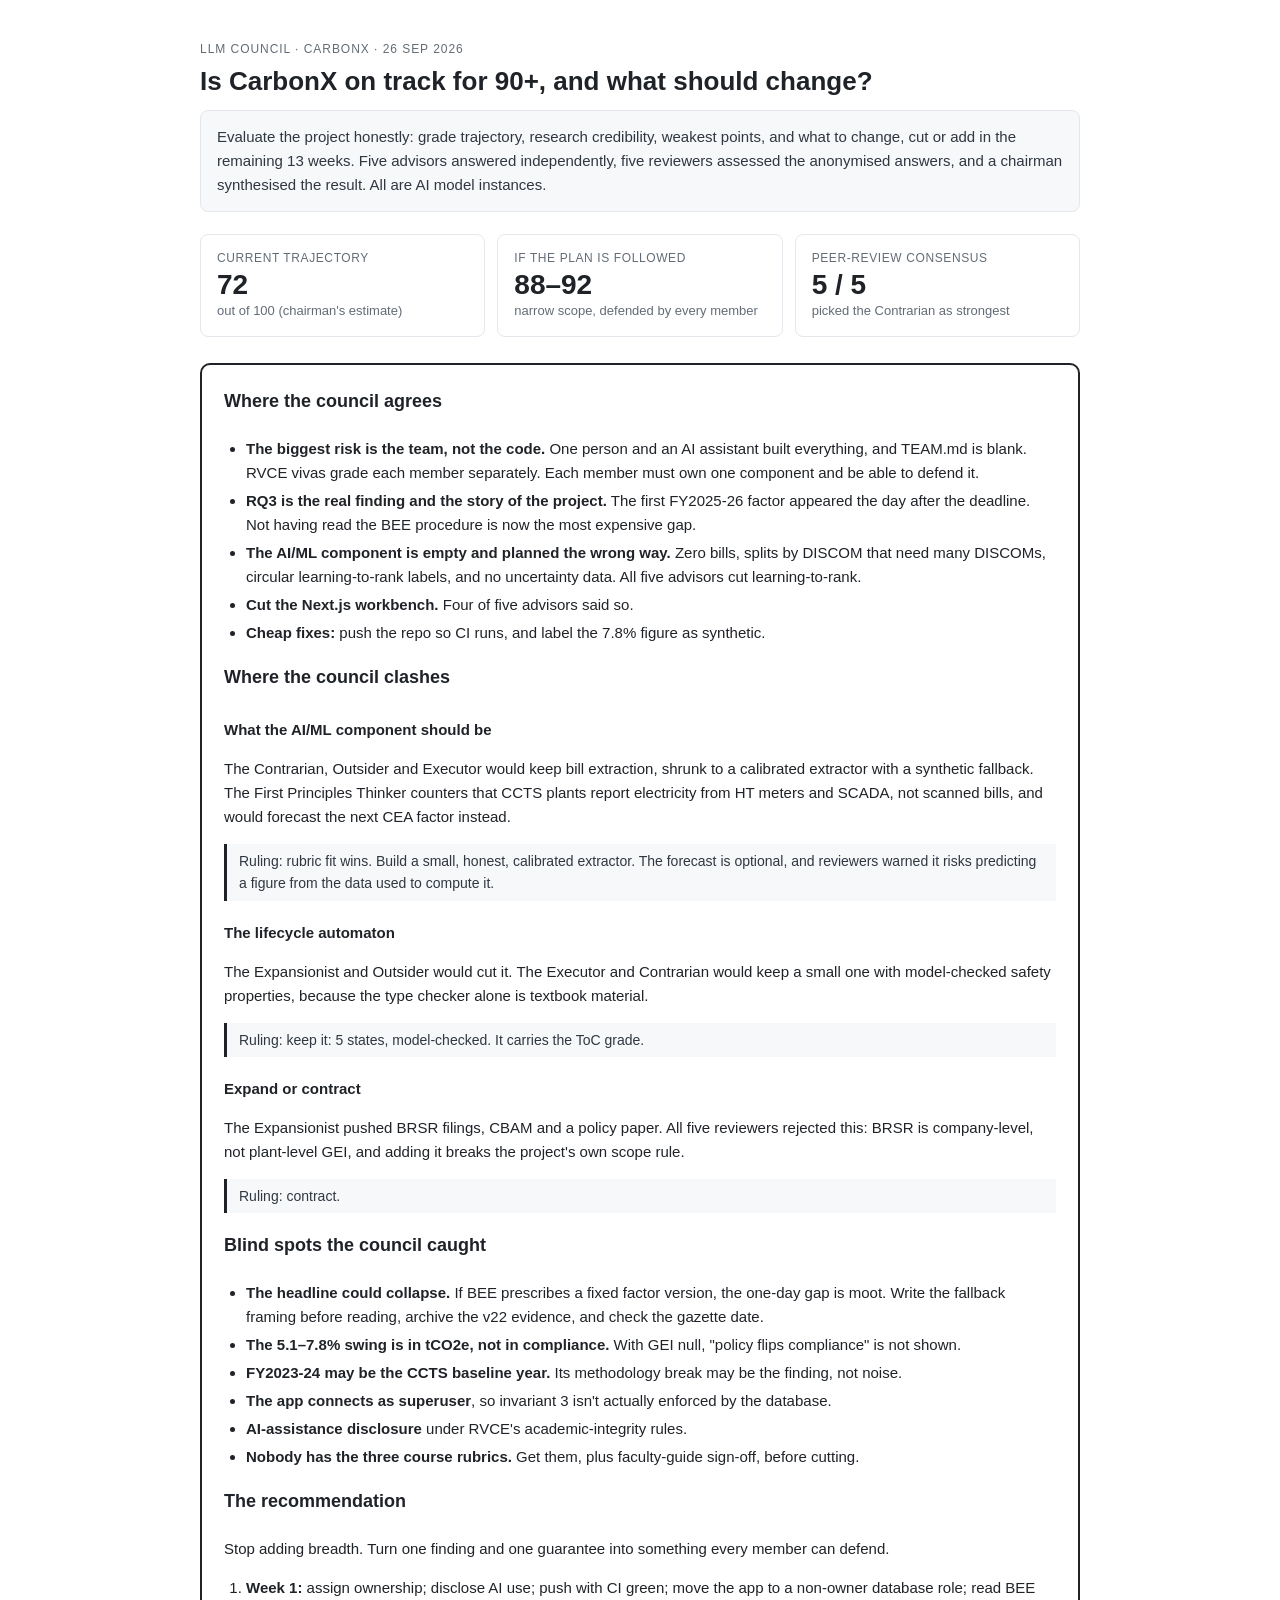
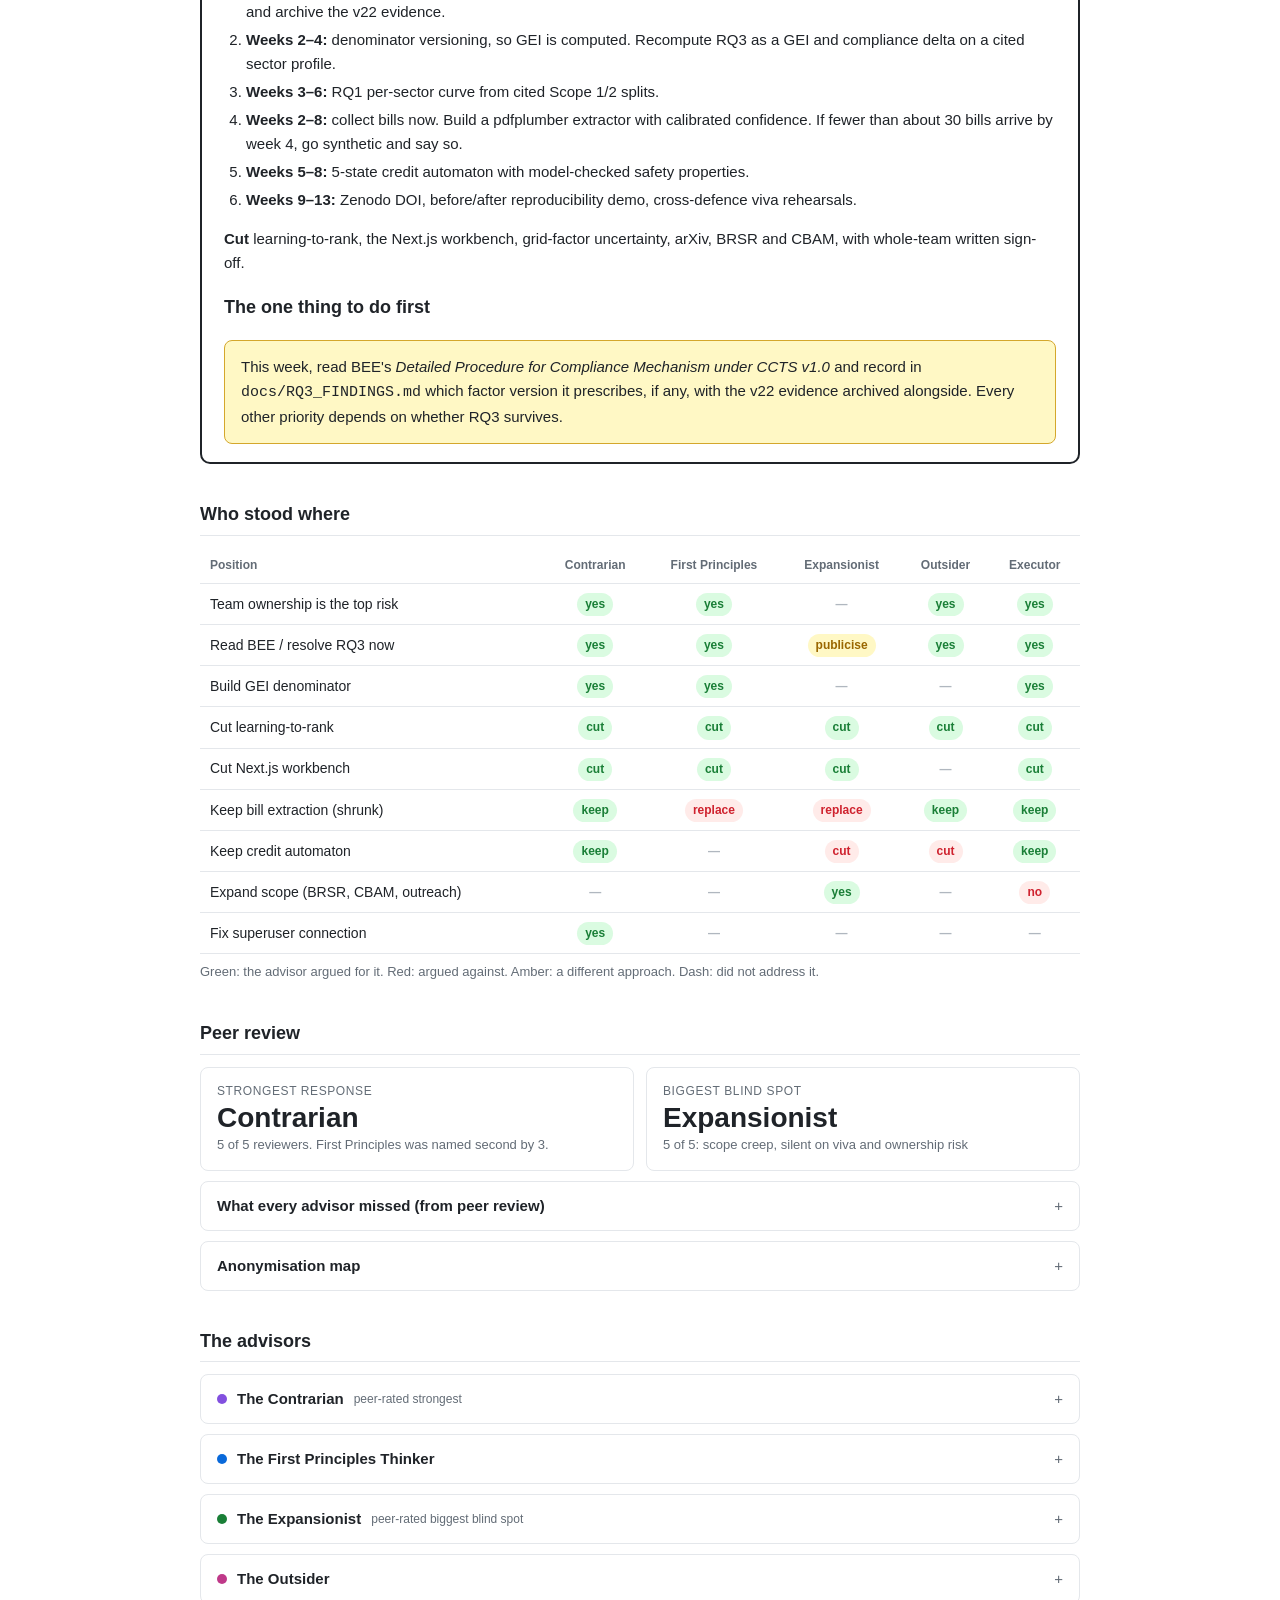
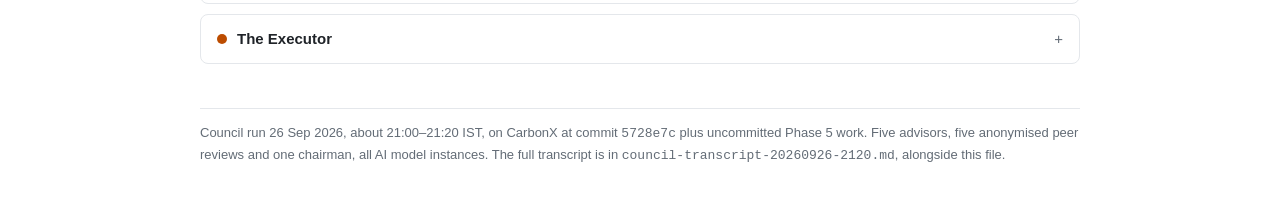
<file: docs/council/council-report-20260926-2120.html>
<!doctype html>
<html lang="en">
<head>
<meta charset="utf-8">
<meta name="viewport" content="width=device-width, initial-scale=1">
<title>CarbonX Council Report</title>
<style>
  :root { --fg:#1f2328; --muted:#636c76; --line:#e4e7eb; --bg:#ffffff; --soft:#f6f8fa;
          --yes:#1a7f37; --yes-bg:#dafbe1; --no:#cf222e; --no-bg:#ffebe9; --mid:#9a6700; --mid-bg:#fff8c5;
          --c1:#8250df; --c2:#0969da; --c3:#1a7f37; --c4:#bf3989; --c5:#bc4c00; }
  * { box-sizing:border-box; }
  body { margin:0; background:var(--bg); color:var(--fg);
         font:15px/1.6 -apple-system, BlinkMacSystemFont, "Segoe UI", Roboto, Helvetica, Arial, sans-serif; }
  .wrap { max-width:920px; margin:0 auto; padding:40px 20px 56px; }
  .eyebrow { font-size:12px; letter-spacing:.08em; text-transform:uppercase; color:var(--muted); margin:0 0 6px; }
  h1 { font-size:26px; line-height:1.25; margin:0 0 12px; }
  h2 { font-size:18px; margin:36px 0 12px; padding-bottom:6px; border-bottom:1px solid var(--line); }
  h3 { font-size:15px; margin:20px 0 6px; }
  .question { background:var(--soft); border:1px solid var(--line); border-radius:8px; padding:14px 16px; color:#303740; }
  .score { display:grid; grid-template-columns:repeat(3, 1fr); gap:12px; margin:22px 0 4px; }
  .tile { border:1px solid var(--line); border-radius:8px; padding:14px 16px; }
  .tile .k { font-size:12px; color:var(--muted); text-transform:uppercase; letter-spacing:.05em; }
  .tile .v { font-size:28px; font-weight:700; line-height:1.2; font-variant-numeric:tabular-nums; }
  .tile .s { font-size:13px; color:var(--muted); }
  .verdict { border:2px solid var(--fg); border-radius:10px; padding:4px 22px 18px; margin-top:26px; }
  .verdict h2 { border:0; margin-top:18px; }
  .first { background:#fff8c5; border:1px solid #d4a72c; border-radius:8px; padding:14px 16px; font-weight:500; }
  ul, ol { padding-left:22px; } li { margin:4px 0; }
  .ruling { font-size:14px; color:#303740; background:var(--soft); border-left:3px solid var(--fg); padding:6px 12px; margin:6px 0 14px; }
  table { width:100%; border-collapse:collapse; font-size:14px; }
  th, td { padding:8px 10px; border-bottom:1px solid var(--line); text-align:center; }
  th:first-child, td:first-child { text-align:left; }
  th { font-size:12px; color:var(--muted); font-weight:600; }
  .grid-wrap { overflow-x:auto; }
  .y, .n, .m, .z { display:inline-block; min-width:30px; padding:2px 8px; border-radius:12px; font-size:12px; font-weight:600; }
  .y { background:var(--yes-bg); color:var(--yes); } .n { background:var(--no-bg); color:var(--no); }
  .m { background:var(--mid-bg); color:var(--mid); } .z { color:#b0b7bf; }
  .legend { font-size:13px; color:var(--muted); margin-top:8px; }
  details { border:1px solid var(--line); border-radius:8px; margin:10px 0; background:var(--bg); }
  summary { cursor:pointer; padding:12px 16px; font-weight:600; list-style:none; display:flex; align-items:center; gap:10px; }
  summary::-webkit-details-marker { display:none; }
  summary::after { content:"+"; margin-left:auto; color:var(--muted); font-weight:400; }
  details[open] summary::after { content:"−"; }
  details .body { padding:0 16px 14px; border-top:1px solid var(--line); }
  .dot { width:10px; height:10px; border-radius:50%; display:inline-block; }
  .tag { font-size:12px; font-weight:500; color:var(--muted); }
  .votes { display:grid; grid-template-columns:1fr 1fr; gap:12px; }
  footer { margin-top:44px; padding-top:14px; border-top:1px solid var(--line); font-size:13px; color:var(--muted); }
  @media (max-width:640px) { .score, .votes { grid-template-columns:1fr; } h1 { font-size:22px; } .wrap { padding:28px 16px 40px; } }
</style>
</head>
<body>
<div class="wrap">
  <p class="eyebrow">LLM Council · CarbonX · 26 Sep 2026</p>
  <h1>Is CarbonX on track for 90+, and what should change?</h1>
  <div class="question">Evaluate the project honestly: grade trajectory, research credibility, weakest points, and what to change, cut or add in the remaining 13 weeks. Five advisors answered independently, five reviewers assessed the anonymised answers, and a chairman synthesised the result. All are AI model instances.</div>

  <div class="score">
    <div class="tile"><div class="k">Current trajectory</div><div class="v">72</div><div class="s">out of 100 (chairman's estimate)</div></div>
    <div class="tile"><div class="k">If the plan is followed</div><div class="v">88–92</div><div class="s">narrow scope, defended by every member</div></div>
    <div class="tile"><div class="k">Peer-review consensus</div><div class="v">5 / 5</div><div class="s">picked the Contrarian as strongest</div></div>
  </div>

  <section class="verdict">
    <h2>Where the council agrees</h2>
    <ul>
      <li><strong>The biggest risk is the team, not the code.</strong> One person and an AI assistant built everything, and TEAM.md is blank. RVCE vivas grade each member separately. Each member must own one component and be able to defend it.</li>
      <li><strong>RQ3 is the real finding and the story of the project.</strong> The first FY2025-26 factor appeared the day after the deadline. Not having read the BEE procedure is now the most expensive gap.</li>
      <li><strong>The AI/ML component is empty and planned the wrong way.</strong> Zero bills, splits by DISCOM that need many DISCOMs, circular learning-to-rank labels, and no uncertainty data. All five advisors cut learning-to-rank.</li>
      <li><strong>Cut the Next.js workbench.</strong> Four of five advisors said so.</li>
      <li><strong>Cheap fixes:</strong> push the repo so CI runs, and label the 7.8% figure as synthetic.</li>
    </ul>

    <h2>Where the council clashes</h2>
    <h3>What the AI/ML component should be</h3>
    <p>The Contrarian, Outsider and Executor would keep bill extraction, shrunk to a calibrated extractor with a synthetic fallback. The First Principles Thinker counters that CCTS plants report electricity from HT meters and SCADA, not scanned bills, and would forecast the next CEA factor instead.</p>
    <div class="ruling">Ruling: rubric fit wins. Build a small, honest, calibrated extractor. The forecast is optional, and reviewers warned it risks predicting a figure from the data used to compute it.</div>
    <h3>The lifecycle automaton</h3>
    <p>The Expansionist and Outsider would cut it. The Executor and Contrarian would keep a small one with model-checked safety properties, because the type checker alone is textbook material.</p>
    <div class="ruling">Ruling: keep it: 5 states, model-checked. It carries the ToC grade.</div>
    <h3>Expand or contract</h3>
    <p>The Expansionist pushed BRSR filings, CBAM and a policy paper. All five reviewers rejected this: BRSR is company-level, not plant-level GEI, and adding it breaks the project's own scope rule.</p>
    <div class="ruling">Ruling: contract.</div>

    <h2>Blind spots the council caught</h2>
    <ul>
      <li><strong>The headline could collapse.</strong> If BEE prescribes a fixed factor version, the one-day gap is moot. Write the fallback framing before reading, archive the v22 evidence, and check the gazette date.</li>
      <li><strong>The 5.1–7.8% swing is in tCO2e, not in compliance.</strong> With GEI null, "policy flips compliance" is not shown.</li>
      <li><strong>FY2023-24 may be the CCTS baseline year.</strong> Its methodology break may be the finding, not noise.</li>
      <li><strong>The app connects as superuser</strong>, so invariant 3 isn't actually enforced by the database.</li>
      <li><strong>AI-assistance disclosure</strong> under RVCE's academic-integrity rules.</li>
      <li><strong>Nobody has the three course rubrics.</strong> Get them, plus faculty-guide sign-off, before cutting.</li>
    </ul>

    <h2>The recommendation</h2>
    <p>Stop adding breadth. Turn one finding and one guarantee into something every member can defend.</p>
    <ol>
      <li><strong>Week 1:</strong> assign ownership; disclose AI use; push with CI green; move the app to a non-owner database role; read BEE and archive the v22 evidence.</li>
      <li><strong>Weeks 2–4:</strong> denominator versioning, so GEI is computed. Recompute RQ3 as a GEI and compliance delta on a cited sector profile.</li>
      <li><strong>Weeks 3–6:</strong> RQ1 per-sector curve from cited Scope 1/2 splits.</li>
      <li><strong>Weeks 2–8:</strong> collect bills now. Build a pdfplumber extractor with calibrated confidence. If fewer than about 30 bills arrive by week 4, go synthetic and say so.</li>
      <li><strong>Weeks 5–8:</strong> 5-state credit automaton with model-checked safety properties.</li>
      <li><strong>Weeks 9–13:</strong> Zenodo DOI, before/after reproducibility demo, cross-defence viva rehearsals.</li>
    </ol>
    <p><strong>Cut</strong> learning-to-rank, the Next.js workbench, grid-factor uncertainty, arXiv, BRSR and CBAM, with whole-team written sign-off.</p>

    <h2>The one thing to do first</h2>
    <div class="first">This week, read BEE's <em>Detailed Procedure for Compliance Mechanism under CCTS v1.0</em> and record in <code>docs/RQ3_FINDINGS.md</code> which factor version it prescribes, if any, with the v22 evidence archived alongside. Every other priority depends on whether RQ3 survives.</div>
  </section>

  <h2>Who stood where</h2>
  <div class="grid-wrap">
  <table>
    <thead><tr><th>Position</th><th>Contrarian</th><th>First Principles</th><th>Expansionist</th><th>Outsider</th><th>Executor</th></tr></thead>
    <tbody>
      <tr><td>Team ownership is the top risk</td><td><span class="y">yes</span></td><td><span class="y">yes</span></td><td><span class="z">—</span></td><td><span class="y">yes</span></td><td><span class="y">yes</span></td></tr>
      <tr><td>Read BEE / resolve RQ3 now</td><td><span class="y">yes</span></td><td><span class="y">yes</span></td><td><span class="m">publicise</span></td><td><span class="y">yes</span></td><td><span class="y">yes</span></td></tr>
      <tr><td>Build GEI denominator</td><td><span class="y">yes</span></td><td><span class="y">yes</span></td><td><span class="z">—</span></td><td><span class="z">—</span></td><td><span class="y">yes</span></td></tr>
      <tr><td>Cut learning-to-rank</td><td><span class="y">cut</span></td><td><span class="y">cut</span></td><td><span class="y">cut</span></td><td><span class="y">cut</span></td><td><span class="y">cut</span></td></tr>
      <tr><td>Cut Next.js workbench</td><td><span class="y">cut</span></td><td><span class="y">cut</span></td><td><span class="y">cut</span></td><td><span class="z">—</span></td><td><span class="y">cut</span></td></tr>
      <tr><td>Keep bill extraction (shrunk)</td><td><span class="y">keep</span></td><td><span class="n">replace</span></td><td><span class="n">replace</span></td><td><span class="y">keep</span></td><td><span class="y">keep</span></td></tr>
      <tr><td>Keep credit automaton</td><td><span class="y">keep</span></td><td><span class="z">—</span></td><td><span class="n">cut</span></td><td><span class="n">cut</span></td><td><span class="y">keep</span></td></tr>
      <tr><td>Expand scope (BRSR, CBAM, outreach)</td><td><span class="z">—</span></td><td><span class="z">—</span></td><td><span class="y">yes</span></td><td><span class="z">—</span></td><td><span class="n">no</span></td></tr>
      <tr><td>Fix superuser connection</td><td><span class="y">yes</span></td><td><span class="z">—</span></td><td><span class="z">—</span></td><td><span class="z">—</span></td><td><span class="z">—</span></td></tr>
    </tbody>
  </table>
  </div>
  <p class="legend">Green: the advisor argued for it. Red: argued against. Amber: a different approach. Dash: did not address it.</p>

  <h2>Peer review</h2>
  <div class="votes">
    <div class="tile"><div class="k">Strongest response</div><div class="v">Contrarian</div><div class="s">5 of 5 reviewers. First Principles was named second by 3.</div></div>
    <div class="tile"><div class="k">Biggest blind spot</div><div class="v">Expansionist</div><div class="s">5 of 5: scope creep, silent on viva and ownership risk</div></div>
  </div>
  <details>
    <summary>What every advisor missed (from peer review)</summary>
    <div class="body"><ul>
      <li>The headline rests on one date: document date or publication date? Archive the primary evidence (reviewers 1–5).</li>
      <li>A BEE-prescribed fixed factor version would make RQ3 vanish, so a fallback story is needed before reading (reviewers 2, 4).</li>
      <li>Disclosure of AI-assisted solo authorship under RVCE rules (reviewers 1–5).</li>
      <li>Nobody has the actual course rubrics (reviewers 1, 4, 5).</li>
      <li>Cuts need whole-team written sign-off and faculty-guide confirmation (reviewer 5).</li>
    </ul></div>
  </details>
  <details>
    <summary>Anonymisation map</summary>
    <div class="body"><p>A = Expansionist · B = Contrarian · C = Outsider · D = Executor · E = First Principles. Full reviews are in the transcript.</p></div>
  </details>

  <h2>The advisors</h2>
  <details><summary><span class="dot" style="background:var(--c1)"></span>The Contrarian <span class="tag">peer-rated strongest</span></summary><div class="body">
    <p>The biggest risk is one person plus an AI building a group project graded per member in the viva. Assign real ownership now.</p>
    <p>The headline measures tCO2e, not compliance: GEI is null, so "X% of entities flip" can't be claimed.</p>
    <p>RQ3 is now answerable by lookup, since the deadline has passed. FY2023-24 is likely the baseline year, so don't treat its break as noise.</p>
    <p>AI/ML is empty and badly planned. Cut learning-to-rank and the uncertainty demo, and shrink it to extraction plus calibration on consented, redacted bills.</p>
    <p>Cheap holes: the superuser connection voids invariant 3; CI has never run; the automaton needs model-checked safety properties. Cut the Next.js workbench.</p></div></details>
  <details><summary><span class="dot" style="background:var(--c2)"></span>The First Principles Thinker</summary><div class="body">
    <p>One real finding (RQ3) and one real engineering result (reproducibility). The rest is scope written for three rubrics.</p>
    <p>RQ3 no longer needs synthetic data: read BEE and ask 3–5 verifiers what they applied. Stop polishing reproducibility.</p>
    <p>Bill extraction solves the wrong problem: CCTS plants use HT meters and SCADA. Forecast the next CEA factor with calibrated intervals instead.</p>
    <p>Cut extraction, learning-to-rank, the workbench and data-less uncertainty. Add the denominator and RQ1. Split ownership by course now.</p></div></details>
  <details><summary><span class="dot" style="background:var(--c3)"></span>The Expansionist <span class="tag">peer-rated biggest blind spot</span></summary><div class="body">
    <p>The asset is the open registry plus the v22 finding. Get the Zenodo DOI in weeks, add an API and a changelog, and email CEA, BEE and ACVAs.</p>
    <p>Swap bills for SEBI BRSR filings to get a public corpus and per-sector Scope 1/2 splits. Scale RQ3 to N real entities. Add a CBAM paragraph.</p>
    <p>Cut the automaton, learning-to-rank and the workbench to their minimum.</p></div></details>
  <details><summary><span class="dot" style="background:var(--c4)"></span>The Outsider</summary><div class="body">
    <p>I can't tell what you found: too many acronyms. Lead with one sentence: "the official factor for year one was published a day after reports were due."</p>
    <p>7.8% is from synthetic data; say so or use a real profile. Read the one document that answers RQ3.</p>
    <p>Blank roles are the biggest grading risk. A third of the grade has nothing built.</p>
    <p>Show byte-reproducibility as a before/after. Push the repo. Strong engine, weak story.</p></div></details>
  <details><summary><span class="dot" style="background:var(--c5)"></span>The Executor</summary><div class="body">
    <p>Not on track, and it's not a code problem. Monday: fill TEAM.md; push and get CI green; read BEE; start collecting bills (50+ by week 4, or go synthetic openly); build the denominator; do RQ1 (about a week).</p>
    <p>Cut learning-to-rank, grid-factor uncertainty, Next.js and arXiv. Keep a small model-checked automaton. Demo every Friday.</p></div></details>

  <footer>
    Council run 26 Sep 2026, about 21:00–21:20 IST, on CarbonX at commit <code>5728e7c</code> plus uncommitted Phase 5 work.
    Five advisors, five anonymised peer reviews and one chairman, all AI model instances. The full transcript is in
    <code>council-transcript-20260926-2120.md</code>, alongside this file.
  </footer>
</div>
</body>
</html>
</file>
